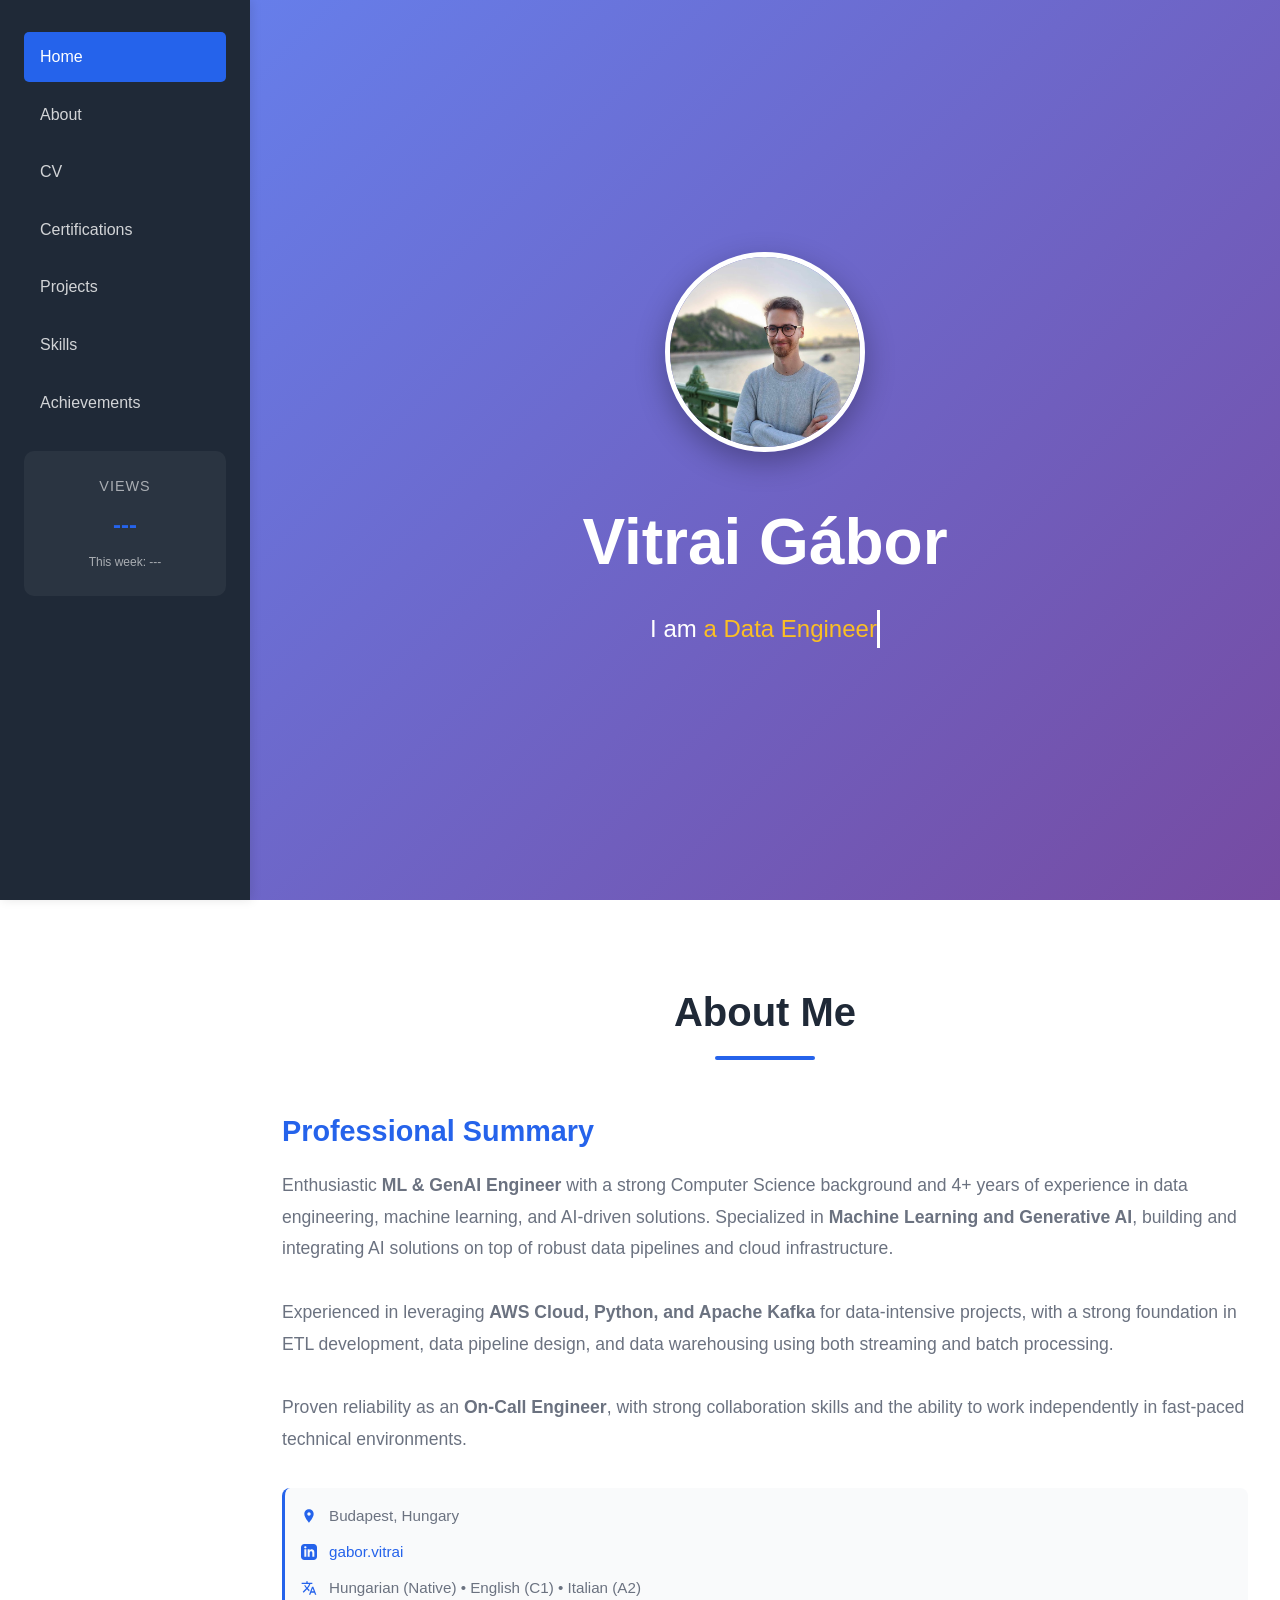
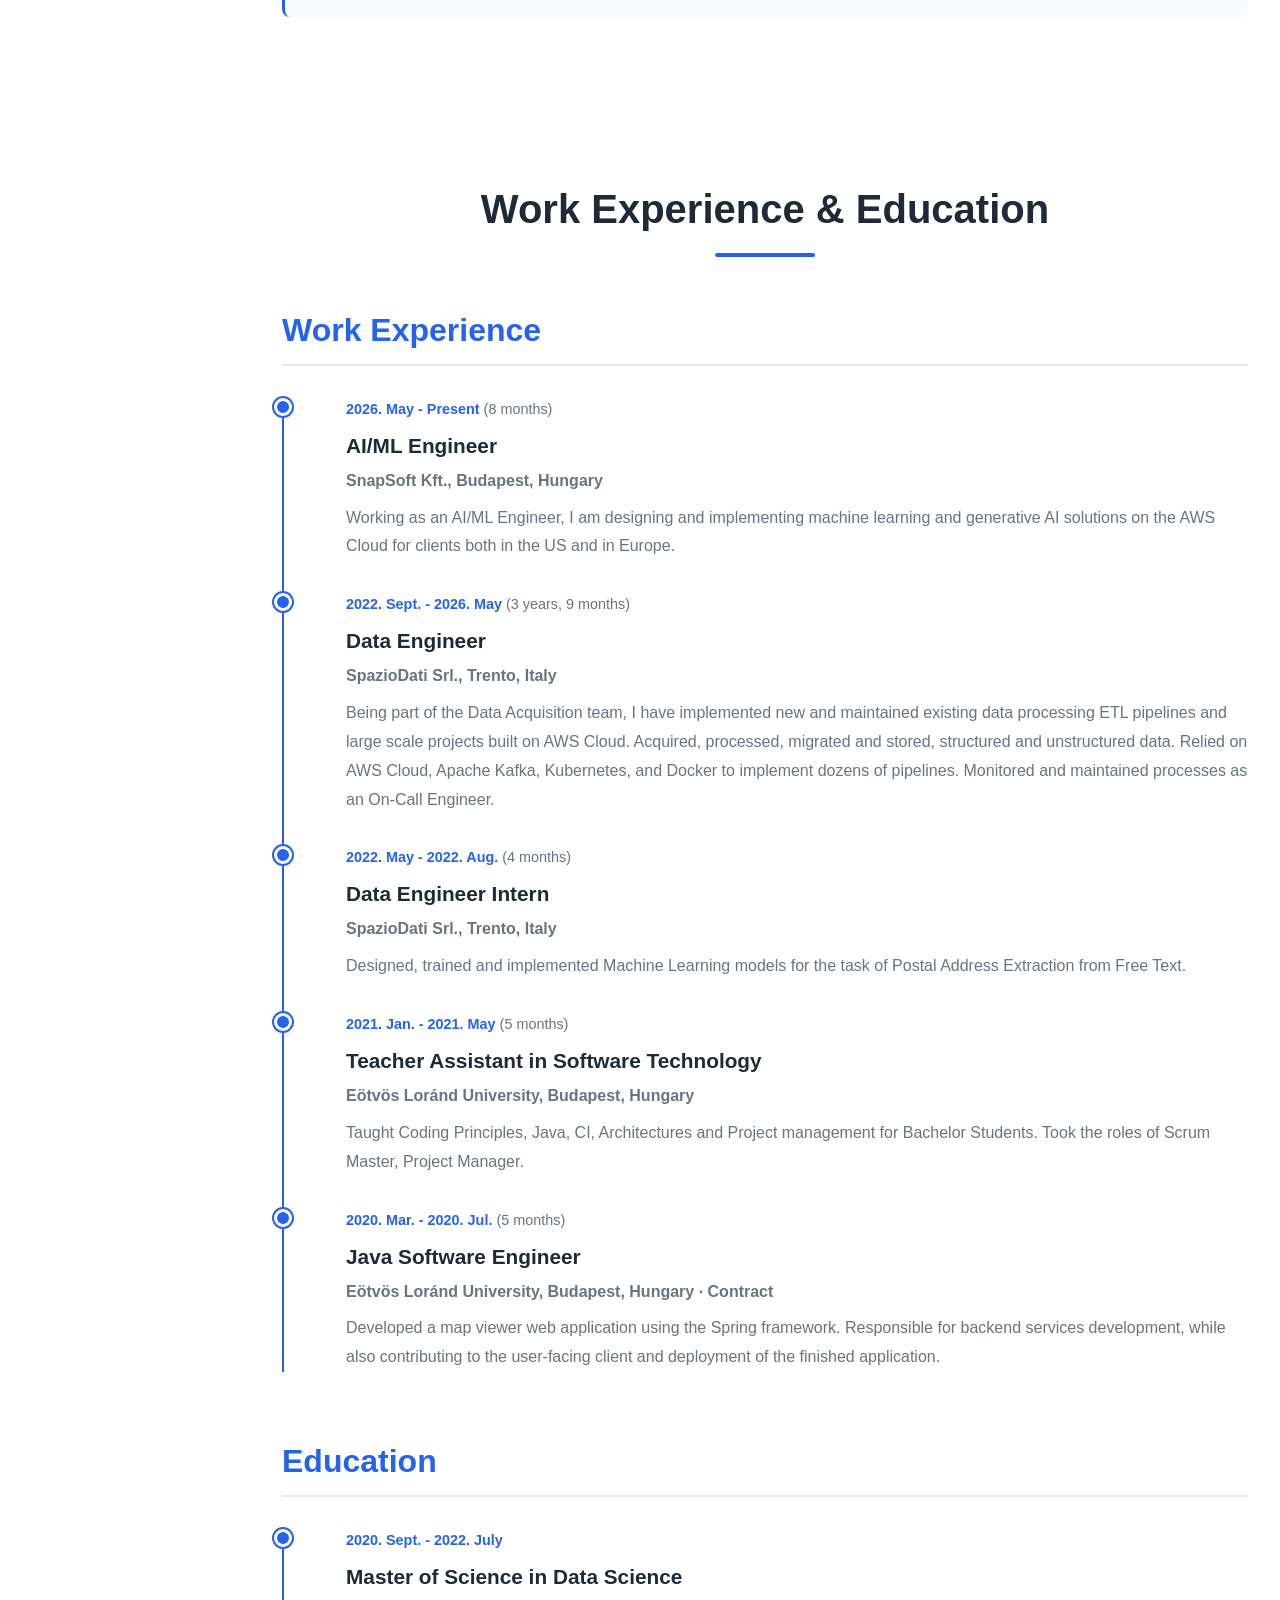
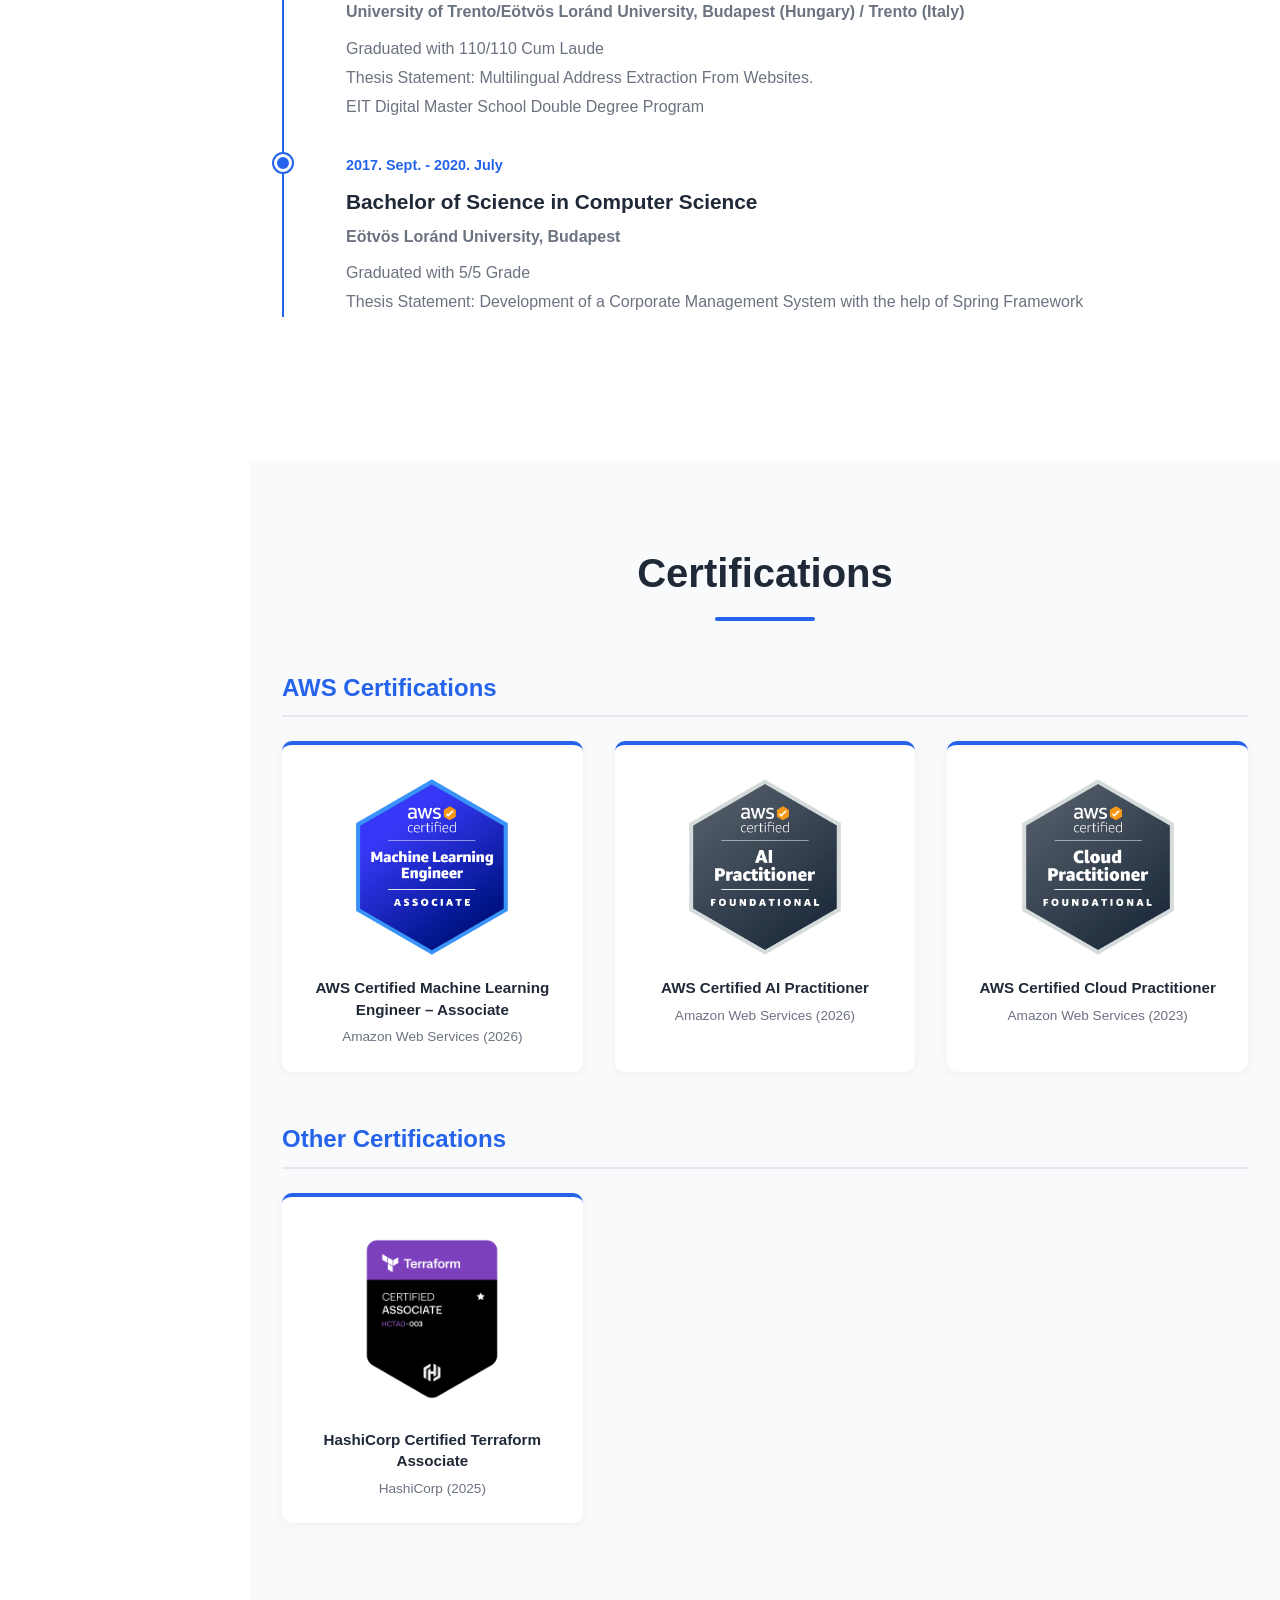
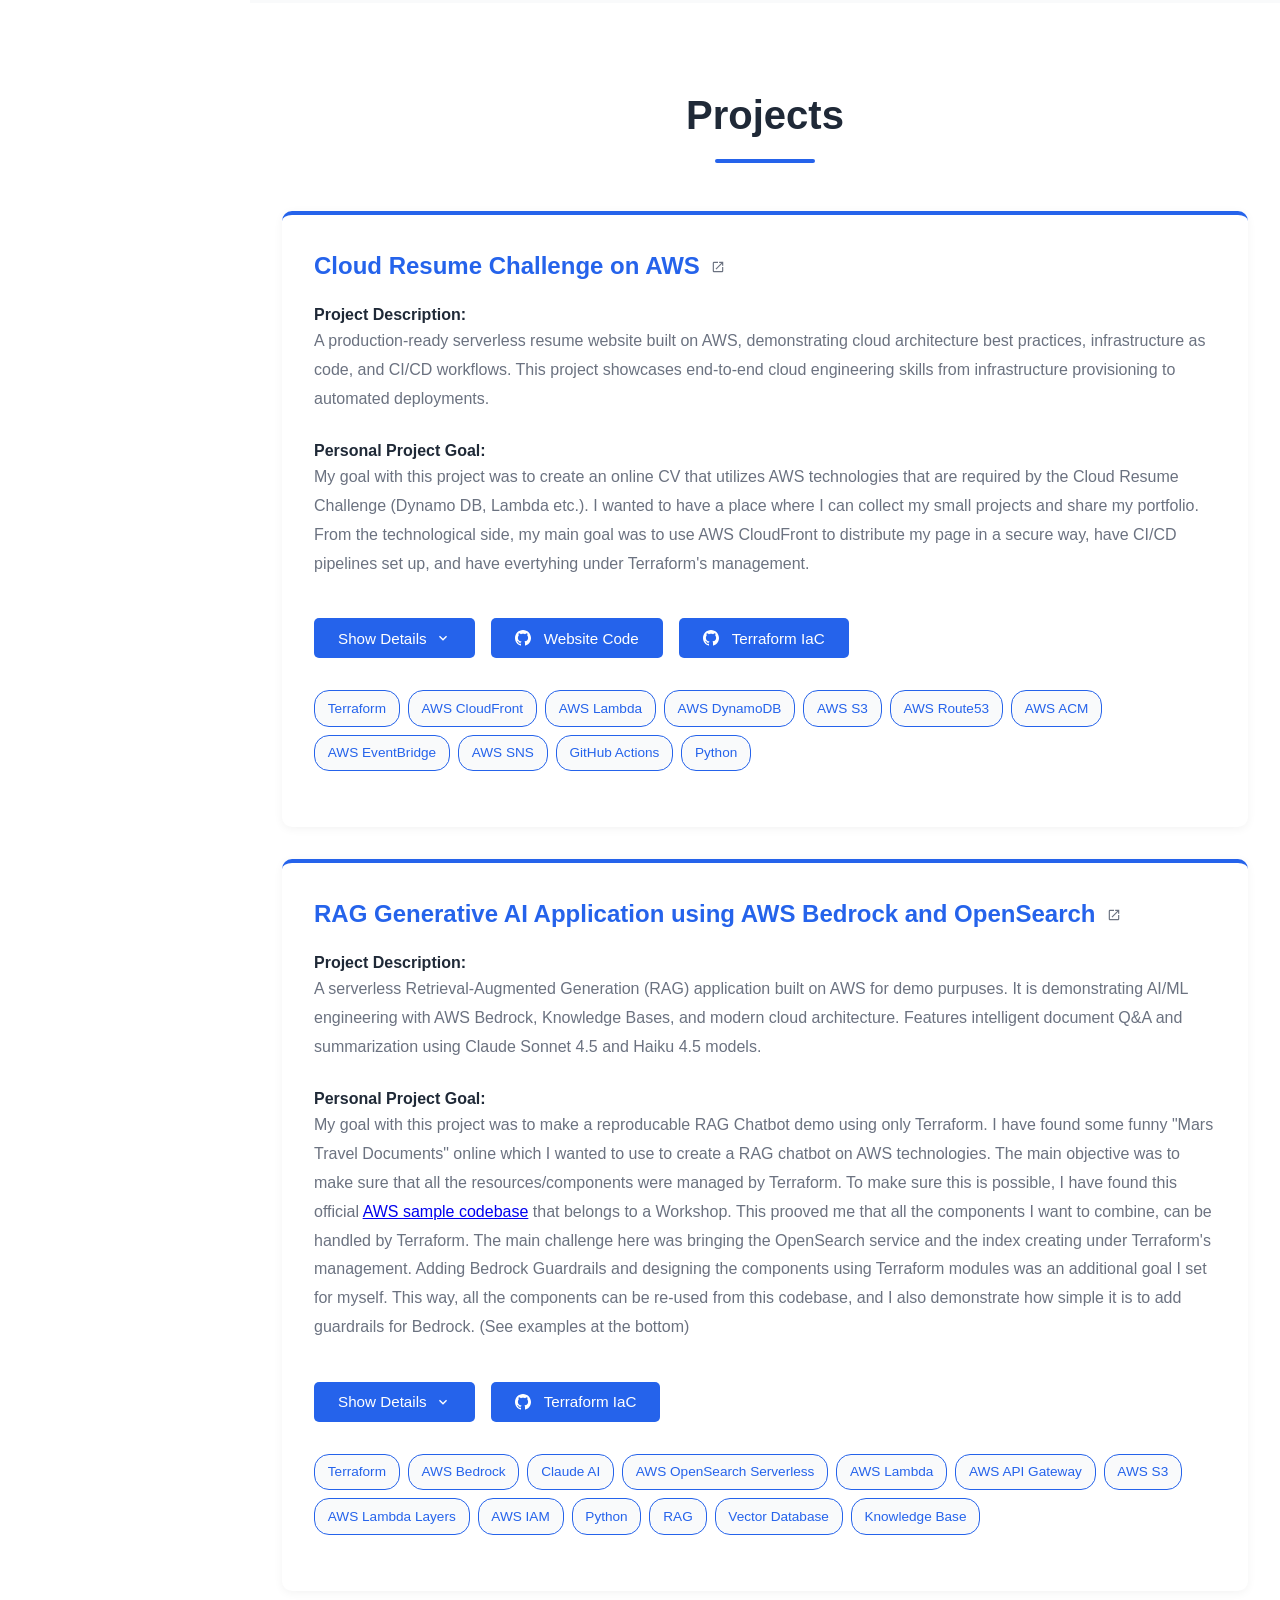
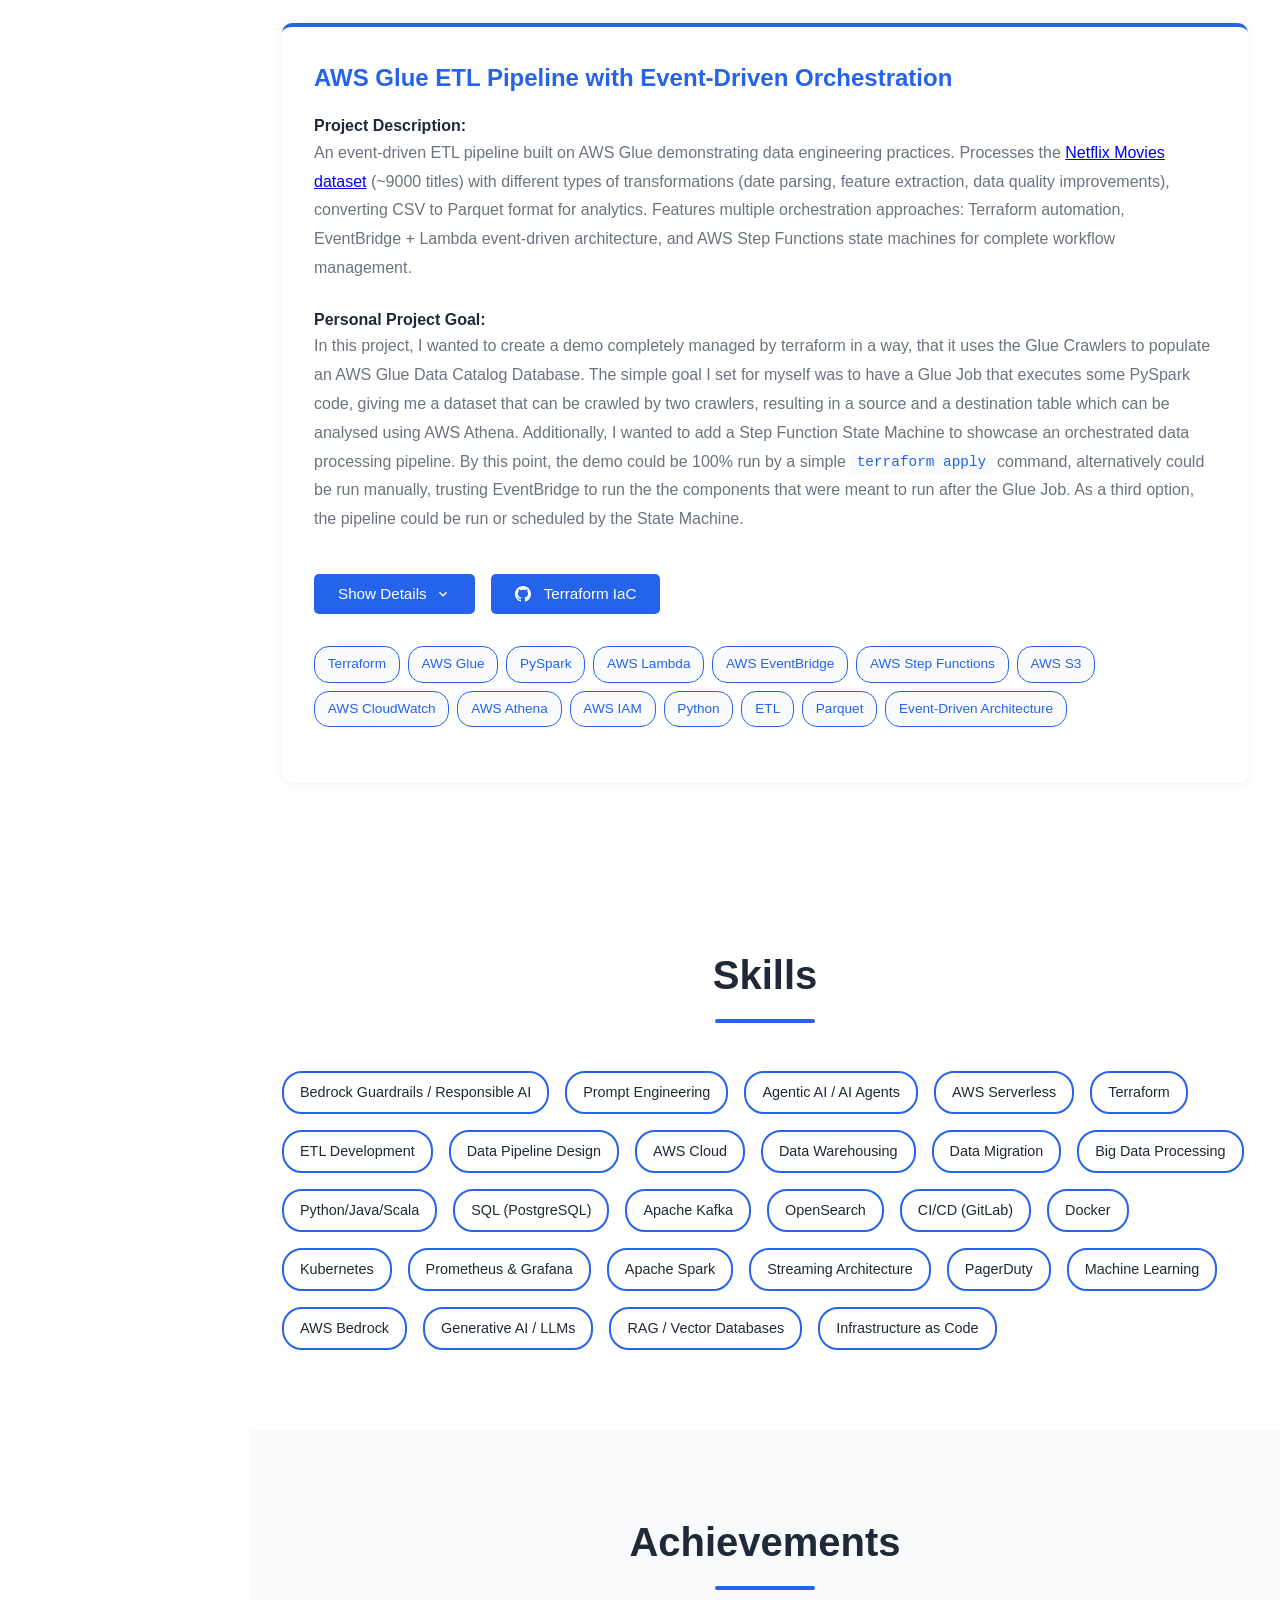
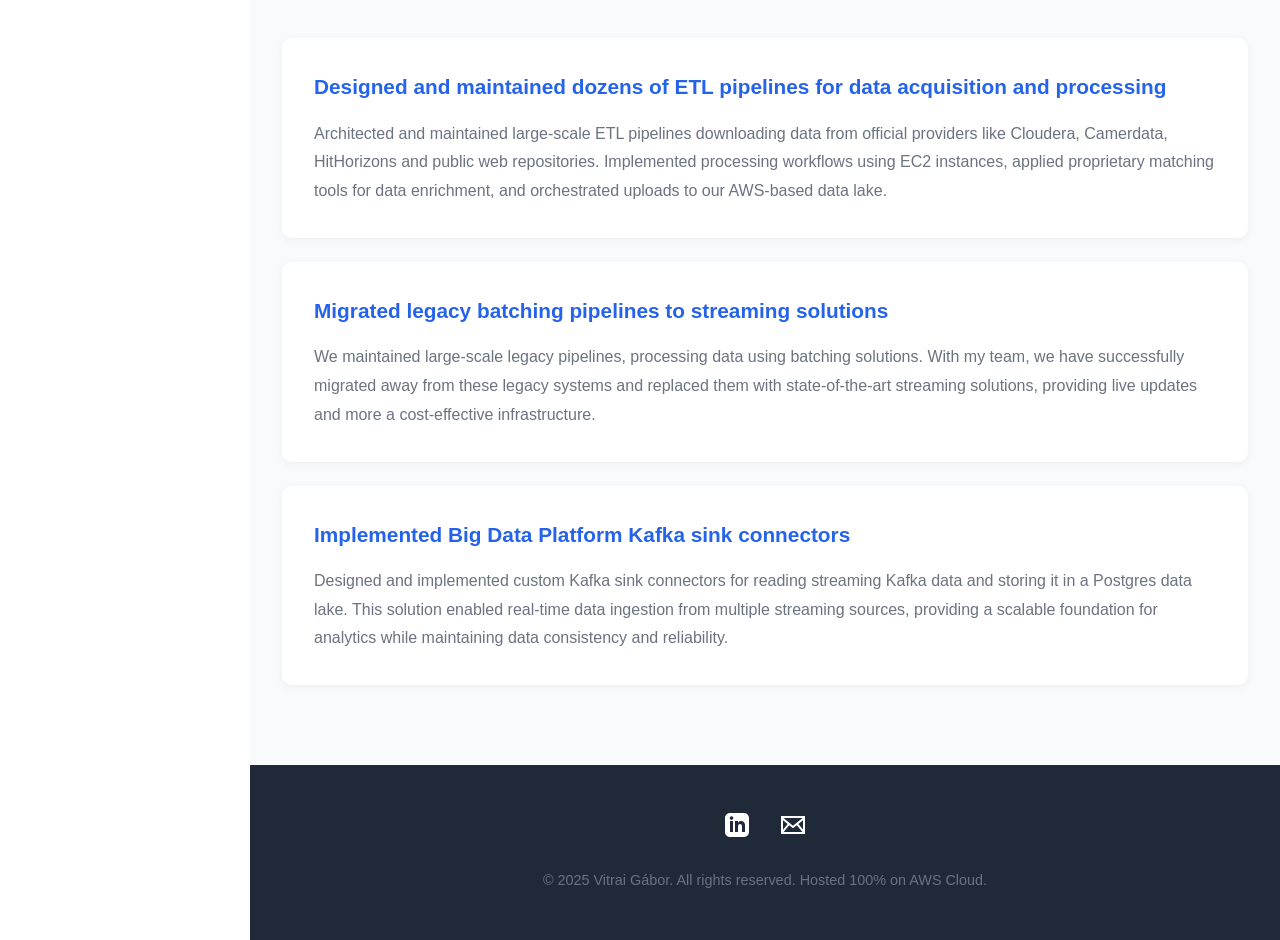
<file: index.html>
<!DOCTYPE html>
<html lang="en">
<head>
    <meta charset="UTF-8">
    <meta name="viewport" content="width=device-width, initial-scale=1.0">
    <title>Vitrai Gábor - AI/Data Engineer</title>
    <link rel="stylesheet" href="styles.css">
</head>
<body>
    <!-- Navigation -->
    <nav class="sidebar">
        <div class="sidebar-content">
            <ul class="nav-menu">
                <li><a href="#home" class="nav-link">Home</a></li>
                <li><a href="#about" class="nav-link">About</a></li>
                <li><a href="#cv" class="nav-link">CV</a></li>
                <li><a href="#certifications" class="nav-link">Certifications</a></li>
                <li><a href="#projects" class="nav-link">Projects</a></li>
                <li><a href="#skills" class="nav-link">Skills</a></li>
                <li><a href="#achievements" class="nav-link">Achievements</a></li>
                <li class="view-counter">
                    <span class="view-label">Views</span>
                    <span id="view-count" class="view-number">---</span>
                    <span class="view-week">This week: <span id="view-count-week">---</span></span>
                </li>
            </ul>
        </div>
    </nav>

    <!-- Main Content -->
    <div class="main-content">

    <!-- Home Section -->
    <section id="home" class="hero">
        <div class="container">
            <img src="resources/profile_picture.JPG" alt="Vitrai Gábor" class="profile-picture">
            <h1 class="hero-title">Vitrai Gábor</h1>
            <p class="hero-subtitle">
                I am <span class="typed-text"></span><span class="cursor">&nbsp;</span>
            </p>
        </div>
    </section>

    <!-- About Section -->
    <section id="about" class="section">
        <div class="container">
            <h2 class="section-title">About Me</h2>
            <div class="about-content">
                <div class="about-text">
                    <h3>Professional Summary</h3>
                    <p>
                        Enthusiastic <strong>ML &amp; GenAI Engineer</strong> with a strong Computer Science background and 4+ years of experience in data engineering, machine learning, and AI-driven solutions.
                        Specialized in <strong>Machine Learning and Generative AI</strong>, building and integrating AI solutions on top of robust data pipelines and cloud infrastructure.
                    </p>
                    <p>
                        Experienced in leveraging <strong>AWS Cloud, Python, and Apache Kafka</strong> for data-intensive projects, with a strong foundation in ETL development, data pipeline design, and data warehousing using both streaming and batch processing.
                    </p>
                    <p>
                        Proven reliability as an <strong>On-Call Engineer</strong>, with strong collaboration skills and the ability to work independently in fast-paced technical environments.
                    </p>
                    <div class="info-grid">
                        <div class="info-item">
                            <svg width="16" height="16" viewBox="0 0 24 24" fill="currentColor" class="info-icon">
                                <path d="M12 2C8.13 2 5 5.13 5 9c0 5.25 7 13 7 13s7-7.75 7-13c0-3.87-3.13-7-7-7zm0 9.5c-1.38 0-2.5-1.12-2.5-2.5s1.12-2.5 2.5-2.5 2.5 1.12 2.5 2.5-1.12 2.5-2.5 2.5z"/>
                            </svg>
                            <span>Budapest, Hungary</span>
                        </div>
                        <div class="info-item">
                            <svg width="16" height="16" viewBox="0 0 24 24" fill="currentColor" class="info-icon">
                                <path d="M19 0h-14c-2.761 0-5 2.239-5 5v14c0 2.761 2.239 5 5 5h14c2.762 0 5-2.239 5-5v-14c0-2.761-2.238-5-5-5zm-11 19h-3v-11h3v11zm-1.5-12.268c-.966 0-1.75-.79-1.75-1.764s.784-1.764 1.75-1.764 1.75.79 1.75 1.764-.783 1.764-1.75 1.764zm13.5 12.268h-3v-5.604c0-3.368-4-3.113-4 0v5.604h-3v-11h3v1.765c1.396-2.586 7-2.777 7 2.476v6.759z"/>
                            </svg>
                            <a href="https://linkedin.com/in/vitrai-gabor/" target="_blank" class="linkedin-contact">gabor.vitrai</a>
                        </div>
                        <div class="info-item">
                            <svg width="16" height="16" viewBox="0 0 24 24" fill="currentColor" class="info-icon">
                                <path d="M12.87 15.07l-2.54-2.51.03-.03c1.74-1.94 2.98-4.17 3.71-6.53H17V4h-7V2H8v2H1v1.99h11.17C11.5 7.92 10.44 9.75 9 11.35 8.07 10.32 7.3 9.19 6.69 8h-2c.73 1.63 1.73 3.17 2.98 4.56l-5.09 5.02L4 19l5-5 3.11 3.11.76-2.04zM18.5 10h-2L12 22h2l1.12-3h4.75L21 22h2l-4.5-12zm-2.62 7l1.62-4.33L19.12 17h-3.24z"/>
                            </svg>
                            <span>Hungarian (Native) • English (C1) • Italian (A2)</span>
                        </div>
                    </div>
                </div>
            </div>
        </div>
    </section>

    <!-- CV Section -->
    <section id="cv" class="section">
        <div class="container">
            <h2 class="section-title">Work Experience &amp; Education</h2>

            <!-- Work Experience -->
            <div class="cv-block">
                <h3>Work Experience</h3>
                <div class="timeline">
                    <div class="timeline-item">
                        <div class="timeline-date" data-start="2026-05">2026. May - Present <span class="timeline-duration"></span></div>
                        <div class="timeline-content">
                            <h4>AI/ML Engineer</h4>
                            <p class="company">SnapSoft Kft., Budapest, Hungary</p>
                            <p>
                                Working as an AI/ML Engineer, I am designing and implementing machine learning and generative AI solutions on the AWS Cloud for clients both in the US and in Europe.
                            </p>
                        </div>
                    </div>
                    <div class="timeline-item">
                        <div class="timeline-date" data-start="2022-09" data-end="2026-05">2022. Sept. - 2026. May <span class="timeline-duration"></span></div>
                        <div class="timeline-content">
                            <h4>Data Engineer</h4>
                            <p class="company">SpazioDati Srl., Trento, Italy</p>
                            <p>
                                Being part of the Data Acquisition team, I have implemented new and maintained existing data processing ETL pipelines and large scale projects built on AWS Cloud.
                                Acquired, processed, migrated and stored, structured and unstructured data. Relied on AWS Cloud, Apache Kafka, Kubernetes, and Docker to implement dozens of pipelines. Monitored and maintained
                                processes as an On-Call Engineer.
                            </p>
                        </div>
                    </div>
                    <div class="timeline-item">
                        <div class="timeline-date" data-start="2022-05" data-end="2022-08">2022. May - 2022. Aug. <span class="timeline-duration"></span></div>
                        <div class="timeline-content">
                            <h4>Data Engineer Intern</h4>
                            <p class="company">SpazioDati Srl., Trento, Italy</p>
                            <p>
                                Designed, trained and implemented Machine Learning models for the task of Postal Address Extraction from Free Text.
                            </p>
                        </div>
                    </div>
                    <div class="timeline-item">
                        <div class="timeline-date" data-start="2021-01" data-end="2021-05">2021. Jan. - 2021. May <span class="timeline-duration"></span></div>
                        <div class="timeline-content">
                            <h4>Teacher Assistant in Software Technology</h4>
                            <p class="company">Eötvös Loránd University, Budapest, Hungary</p>
                            <p>
                                Taught Coding Principles, Java, CI, Architectures and Project management for Bachelor Students.
                                Took the roles of Scrum Master, Project Manager.
                            </p>
                        </div>
                    </div>
                    <div class="timeline-item">
                        <div class="timeline-date" data-start="2020-03" data-end="2020-07">2020. Mar. - 2020. Jul. <span class="timeline-duration"></span></div>
                        <div class="timeline-content">
                            <h4>Java Software Engineer</h4>
                            <p class="company">Eötvös Loránd University, Budapest, Hungary · Contract</p>
                            <p>
                                Developed a map viewer web application using the Spring framework. Responsible for backend services development,
                                while also contributing to the user-facing client and deployment of the finished application.
                            </p>
                        </div>
                    </div>
                </div>
            </div>

            <!-- Education -->
            <div class="cv-block">
                <h3>Education</h3>
                <div class="timeline">
                    <div class="timeline-item">
                        <div class="timeline-date">2020. Sept. - 2022. July</div>
                        <div class="timeline-content">
                            <h4>Master of Science in Data Science</h4>
                            <p class="company">University of Trento/Eötvös Loránd University, Budapest (Hungary) / Trento (Italy)</p>
                            <p>
                                Graduated with 110/110 Cum Laude<br>
                                Thesis Statement: Multilingual Address Extraction From Websites.<br>
                                EIT Digital Master School Double Degree Program
                            </p>
                        </div>
                    </div>
                    <div class="timeline-item">
                        <div class="timeline-date">2017. Sept. - 2020. July</div>
                        <div class="timeline-content">
                            <h4>Bachelor of Science in Computer Science</h4>
                            <p class="company">Eötvös Loránd University, Budapest</p>
                            <p>
                                Graduated with 5/5 Grade<br>
                                Thesis Statement: Development of a Corporate Management System with the help of Spring Framework
                            </p>
                        </div>
                    </div>
                </div>
            </div>

        </div>
    </section>

    <!-- Certifications Section -->
    <section id="certifications" class="section section-alt">
        <div class="container">
            <h2 class="section-title">Certifications</h2>
            <h3 class="cert-group-title">AWS Certifications</h3>
            <div class="certifications-list">
                <div class="cert-item">
                    <a href="https://www.credly.com/badges/c9282910-f145-4c5a-ae6a-b515c9a54bf4/public_url" target="_blank" class="cert-link">
                        <img src="resources/AWS_Certified_Machine_Learning_Engineer_Associate.png" alt="AWS Certified Machine Learning Engineer – Associate badge" class="cert-icon">
                        <h4>AWS Certified Machine Learning Engineer – Associate</h4>
                    </a>
                    <p>Amazon Web Services (2026)</p>
                </div>
                <div class="cert-item">
                    <a href="https://www.credly.com/badges/0a1bcf5c-f5f0-442d-9bf1-e8c7bd59a750" target="_blank" class="cert-link">
                        <img src="resources/AWS_Certified_AI_Practitioner.png" alt="AWS Certified AI Practitioner badge" class="cert-icon">
                        <h4>AWS Certified AI Practitioner</h4>
                    </a>
                    <p>Amazon Web Services (2026)</p>
                </div>
                <div class="cert-item">
                    <a href="https://www.credly.com/badges/5004139e-d172-4ae1-ae09-4fbed3bca416/linked_in_profile" target="_blank" class="cert-link">
                        <img src="resources/AWS_Certified_Cloud_Practitioner.png" alt="AWS Certified Cloud Practitioner badge" class="cert-icon">
                        <h4>AWS Certified Cloud Practitioner</h4>
                    </a>
                    <p>Amazon Web Services (2023)</p>
                </div>
            </div>
            <h3 class="cert-group-title">Other Certifications</h3>
            <div class="certifications-list">
                <div class="cert-item">
                    <a href="https://www.credly.com/badges/3fde0950-7f80-40cf-8453-1f65dc274f40/linked_in_profile" target="_blank" class="cert-link">
                        <img src="resources/hashicorp_terraform_cert_003.png" alt="HashiCorp Certified Terraform Associate badge" class="cert-icon">
                        <h4>HashiCorp Certified Terraform Associate</h4>
                    </a>
                    <p>HashiCorp (2025)</p>
                </div>
            </div>
        </div>
    </section>

    <!-- Projects Section -->
    <section id="projects" class="section">
        <div class="container">
            <h2 class="section-title">Projects</h2>
            <div class="projects-grid">
                <div class="project-card">
                    <h3>
                        Cloud Resume Challenge on AWS
                        <a href="https://cloudresumechallenge.dev/docs/the-challenge/aws/" target="_blank" class="challenge-link" aria-label="Official Cloud Resume Challenge">
                            <svg width="14" height="14" viewBox="0 0 24 24" fill="currentColor" style="vertical-align: middle; margin-left: 5px;">
                                <path d="M14 3v2h3.59l-9.83 9.83 1.41 1.41L19 6.41V10h2V3m-2 16H5V5h7V3H5a2 2 0 0 0-2 2v14a2 2 0 0 0 2 2h14a2 2 0 0 0 2-2v-7h-2v7z"/>
                            </svg>
                        </a>
                    </h3>

                    <strong>Project Description:</strong>
                    <p class="project-description">
                        A production-ready serverless resume website built on AWS, demonstrating cloud architecture best practices,
                        infrastructure as code, and CI/CD workflows. This project showcases end-to-end cloud engineering skills
                        from infrastructure provisioning to automated deployments.
                    </p>

                    <strong>Personal Project Goal:</strong>
                    <p class="project-description">
                        My goal with this project was to create an online CV that utilizes AWS technologies that are required by the Cloud Resume Challenge (Dynamo DB, Lambda etc.).
                        I wanted to have a place where I can collect my small projects and share my portfolio.
                        From the technological side, my main goal was to use AWS CloudFront to distribute my page in a secure way,
                        have CI/CD pipelines set up, and have evertyhing under Terraform's management.
                    </p>

                    <!-- Toggle Button and Links -->
                    <div style="display: flex; gap: 1rem; align-items: center; flex-wrap: wrap; margin-bottom: 1rem;">
                        <button type="button" class="project-toggle" onclick="toggleProject()">
                            <span class="toggle-text">Show Details</span>
                            <svg class="toggle-icon" width="16" height="16" viewBox="0 0 24 24" fill="currentColor">
                                <path d="M7.41 8.59L12 13.17l4.59-4.58L18 10l-6 6-6-6 1.41-1.41z"/>
                            </svg>
                        </button>
                        <div class="project-links" style="margin: 0;">
                            <a href="https://github.com/bssb33/cloud-resume-challenge-website" target="_blank" class="project-link">
                                <svg width="16" height="16" viewBox="0 0 24 24" fill="currentColor" style="vertical-align: middle; margin-right: 5px;">
                                    <path d="M12 0c-6.626 0-12 5.373-12 12 0 5.302 3.438 9.8 8.207 11.387.599.111.793-.261.793-.577v-2.234c-3.338.726-4.033-1.416-4.033-1.416-.546-1.387-1.333-1.756-1.333-1.756-1.089-.745.083-.729.083-.729 1.205.084 1.839 1.237 1.839 1.237 1.07 1.834 2.807 1.304 3.492.997.107-.775.418-1.305.762-1.604-2.665-.305-5.467-1.334-5.467-5.931 0-1.311.469-2.381 1.236-3.221-.124-.303-.535-1.524.117-3.176 0 0 1.008-.322 3.301 1.23.957-.266 1.983-.399 3.003-.404 1.02.005 2.047.138 3.006.404 2.291-1.552 3.297-1.23 3.297-1.23.653 1.653.242 2.874.118 3.176.77.84 1.235 1.911 1.235 3.221 0 4.609-2.807 5.624-5.479 5.921.43.372.823 1.102.823 2.222v3.293c0 .319.192.694.801.576 4.765-1.589 8.199-6.086 8.199-11.386 0-6.627-5.373-12-12-12z"/>
                                </svg>
                                Website Code
                            </a>
                            <a href="https://github.com/bssb33/cloud-resume-challenge-iac" target="_blank" class="project-link">
                                <svg width="16" height="16" viewBox="0 0 24 24" fill="currentColor" style="vertical-align: middle; margin-right: 5px;">
                                    <path d="M12 0c-6.626 0-12 5.373-12 12 0 5.302 3.438 9.8 8.207 11.387.599.111.793-.261.793-.577v-2.234c-3.338.726-4.033-1.416-4.033-1.416-.546-1.387-1.333-1.756-1.333-1.756-1.089-.745.083-.729.083-.729 1.205.084 1.839 1.237 1.839 1.237 1.07 1.834 2.807 1.304 3.492.997.107-.775.418-1.305.762-1.604-2.665-.305-5.467-1.334-5.467-5.931 0-1.311.469-2.381 1.236-3.221-.124-.303-.535-1.524.117-3.176 0 0 1.008-.322 3.301 1.23.957-.266 1.983-.399 3.003-.404 1.02.005 2.047.138 3.006.404 2.291-1.552 3.297-1.23 3.297-1.23.653 1.653.242 2.874.118 3.176.77.84 1.235 1.911 1.235 3.221 0 4.609-2.807 5.624-5.479 5.921.43.372.823 1.102.823 2.222v3.293c0 .319.192.694.801.576 4.765-1.589 8.199-6.086 8.199-11.386 0-6.627-5.373-12-12-12z"/>
                                </svg>
                                Terraform IaC
                            </a>
                        </div>
                    </div>

                    <!-- Collapsible Content -->
                    <div class="project-collapsible" id="projectDetails">
                        <!-- Infrastructure Diagram -->
                        <div class="project-diagram">
                            <img src="resources/infrastructure-composer.png" alt="Cloud Resume Challenge Infrastructure Architecture" class="infrastructure-diagram">
                        </div>

                        <!-- Technical Implementation -->
                        <div class="project-details">
                            <h4>Architecture Highlights</h4>
                            <ul class="project-features">
                                <li><strong>Infrastructure as Code (Terraform):</strong> All AWS resources provisioned and managed declaratively, including S3 buckets, CloudFront distribution, Route53 DNS records, ACM certificates, Lambda functions, and DynamoDB tables. State stored in versioned S3 backend with DynamoDB state locking to prevent concurrent modifications.</li>
                                <li><strong>CloudFront CDN:</strong> Global content delivery with edge caching, Origin Access Control (OAC) for secure S3 access, custom SSL/TLS certificate, and geo-restrictions for European traffic.</li>
                                <li><strong>GitHub Actions CI/CD:</strong> Automated testing and deployment pipeline with branch-based workflows - tests run on feature/develop branches, full deployment to AWS on main branch merges. Includes HTML validation, JavaScript linting, S3 sync, and CloudFront cache invalidation.</li>
                                <li><strong>Serverless View Counter:</strong> Lambda Function URL with Python runtime, atomic DynamoDB updates, CORS protection, and sub-second response times for real-time visitor tracking.</li>
                                <li><strong>Route53 DNS Management:</strong> Custom domain with A/AAAA records aliased to CloudFront, automated DNS validation for SSL certificates.</li>
                                <li><strong>AWS Certificate Manager:</strong> Free SSL/TLS certificate with automatic renewal, deployed in us-east-1 for CloudFront compatibility.</li>
                                <li><strong>S3 Static Hosting:</strong> Versioned bucket with encryption at rest, private access via CloudFront OAC, optimized cache headers for performance.</li>
                                <li><strong>DynamoDB:</strong> Serverless NoSQL database with on-demand billing, atomic increment operations, and single-digit millisecond latency.</li>
                                <li><strong>Infrastructure Monitoring:</strong> EventBridge rules detect CloudFront API changes (create, update, delete operations) and send real-time email alerts via SNS, providing security monitoring and change tracking for critical infrastructure components.</li>
                            </ul>

                            <h4>Separation of Concerns</h4>
                            <ul class="project-features">
                                <li><strong>Terraform manages infrastructure:</strong> Long-lived resources like S3 buckets, CloudFront, DNS, certificates, Lambda, and DynamoDB.</li>
                                <li><strong>GitHub Actions manages content:</strong> Website files (HTML, CSS, JS, images) deployed automatically on code changes.</li>
                            </ul>
                        </div>
                    </div>

                    <div class="project-tech">
                        <span class="tech-tag">Terraform</span>
                        <span class="tech-tag">AWS CloudFront</span>
                        <span class="tech-tag">AWS Lambda</span>
                        <span class="tech-tag">AWS DynamoDB</span>
                        <span class="tech-tag">AWS S3</span>
                        <span class="tech-tag">AWS Route53</span>
                        <span class="tech-tag">AWS ACM</span>
                        <span class="tech-tag">AWS EventBridge</span>
                        <span class="tech-tag">AWS SNS</span>
                        <span class="tech-tag">GitHub Actions</span>
                        <span class="tech-tag">Python</span>
                    </div>
                </div>

                <!-- RAG Generative AI Project -->
                <div class="project-card">
                    <h3>
                        RAG Generative AI Application using AWS Bedrock and OpenSearch
                        <a href="https://catalog.workshops.aws/building-generative-ai-apps-on-aws-with-terraform/en-US/samples/docexplorer" target="_blank" class="challenge-link" aria-label="Source Terraform Samples">
                            <svg width="14" height="14" viewBox="0 0 24 24" fill="currentColor" style="vertical-align: middle; margin-left: 5px;">
                                <path d="M14 3v2h3.59l-9.83 9.83 1.41 1.41L19 6.41V10h2V3m-2 16H5V5h7V3H5a2 2 0 0 0-2 2v14a2 2 0 0 0 2 2h14a2 2 0 0 0 2-2v-7h-2v7z"/>
                            </svg>
                        </a>
                    </h3>

                    <strong>Project Description:</strong>
                    <p class="project-description">
                        A serverless Retrieval-Augmented Generation (RAG) application built on AWS for demo purpuses.
                        It is demonstrating AI/ML engineering with AWS Bedrock, Knowledge Bases, and modern cloud architecture.
                        Features intelligent document Q&amp;A and summarization using Claude Sonnet 4.5 and Haiku 4.5 models.
                    </p>

                    <strong>Personal Project Goal:</strong>
                    <p class="project-description">
                        My goal with this project was to make a reproducable RAG Chatbot demo using only Terraform.
                        I have found some funny "Mars Travel Documents" online which I wanted to use to create a RAG chatbot on AWS technologies.
                        The main objective was to make sure that all the resources/components were managed by Terraform.
                        To make sure this is possible, I have found this official <a href="https://github.com/aws-samples/aws-generative-ai-terraform-samples/tree/main/samples" target="_blank">AWS sample codebase</a> that belongs to a Workshop.
                        This prooved me that all the components I want to combine, can be handled by Terraform.
                        The main challenge here was bringing the OpenSearch service and the index creating under Terraform's management.
                        Adding Bedrock Guardrails and designing the components using Terraform modules was an additional goal I set for myself.
                        This way, all the components can be re-used from this codebase, and I also demonstrate how simple it is to add guardrails for Bedrock. (See examples at the bottom)
                    </p>

                    <!-- Toggle Button and Links -->
                    <div style="display: flex; gap: 1rem; align-items: center; flex-wrap: wrap; margin-bottom: 1rem;">
                        <button type="button" class="project-toggle" onclick="toggleRagProject()">
                            <span class="toggle-text">Show Details</span>
                            <svg class="toggle-icon" width="16" height="16" viewBox="0 0 24 24" fill="currentColor">
                                <path d="M7.41 8.59L12 13.17l4.59-4.58L18 10l-6 6-6-6 1.41-1.41z"/>
                            </svg>
                        </button>
                        <div class="project-links" style="margin: 0;">
                            <a href="https://github.com/BSSB33/rag-generative-ai-iac" target="_blank" class="project-link">
                                <svg width="16" height="16" viewBox="0 0 24 24" fill="currentColor" style="vertical-align: middle; margin-right: 5px;">
                                    <path d="M12 0c-6.626 0-12 5.373-12 12 0 5.302 3.438 9.8 8.207 11.387.599.111.793-.261.793-.577v-2.234c-3.338.726-4.033-1.416-4.033-1.416-.546-1.387-1.333-1.756-1.333-1.756-1.089-.745.083-.729.083-.729 1.205.084 1.839 1.237 1.839 1.237 1.07 1.834 2.807 1.304 3.492.997.107-.775.418-1.305.762-1.604-2.665-.305-5.467-1.334-5.467-5.931 0-1.311.469-2.381 1.236-3.221-.124-.303-.535-1.524.117-3.176 0 0 1.008-.322 3.301 1.23.957-.266 1.983-.399 3.003-.404 1.02.005 2.047.138 3.006.404 2.291-1.552 3.297-1.23 3.297-1.23.653 1.653.242 2.874.118 3.176.77.84 1.235 1.911 1.235 3.221 0 4.609-2.807 5.624-5.479 5.921.43.372.823 1.102.823 2.222v3.293c0 .319.192.694.801.576 4.765-1.589 8.199-6.086 8.199-11.386 0-6.627-5.373-12-12-12z"/>
                                </svg>
                                Terraform IaC
                            </a>
                        </div>
                    </div>

                    <!-- Collapsible Content -->
                    <div class="project-collapsible" id="ragProjectDetails">
                        <!-- Infrastructure Diagram -->
                        <div class="project-diagram">
                            <img src="resources/rag-infrastructure-composer.png" alt="RAG Application Infrastructure Architecture" class="infrastructure-diagram">
                        </div>
                        <i>Please note that terraform manages exactly 50 components in total for this project, however for the simplicity of this graph, I have removed resources like IAM Policies, the Guardrail and some REST API resources.
                            For the full graph, open the tamplate.yaml file from the linked repository.</i>

                        <!-- Technical Implementation -->
                        <div class="project-details">
                            <h4>Architecture Highlights</h4>
                            <ul class="project-features">
                                <li><strong>Infrastructure as Code (Terraform):</strong> All AWS resources provisioned and managed declaratively using modular Terraform design. Includes S3 storage, Bedrock Knowledge Base, OpenSearch Serverless, Lambda functions, API Gateway, and automated dependency management via Lambda Layers. State stored in versioned S3 backend with DynamoDB state locking.</li>
                                <li><strong>AWS Bedrock Knowledge Base:</strong> Managed vector database using OpenSearch Serverless for semantic document search. Integrated with Amazon Titan Embed Text v2 for embeddings and an automatic one-time synchronization from S3.</li>
                                <li><strong>Bedrock Guardrails:</strong> Implemented example Guardrails agains user inquiries about "Legal" or "Medical" related questions.</li>
                                <li><strong>Claude AI Models via Inference Profiles:</strong> Leverages EU cross-region inference profiles for high availability. QA endpoint uses Claude Sonnet 4.5 reasoning and to answer complex questions. Summarize endpoint uses Claude Haiku 4.5 for fast document processing.</li>
                                <li><strong>OpenSearch Serverless:</strong> Vector database with automatic scaling, encryption at rest and in transit, and network isolation via VPC endpoints.</li>
                                <li><strong>API Gateway REST API:</strong> Secure REST API with API key authentication, usage plans with throttling (100 req/sec, 1000 burst), CORS configuration, and AWS_PROXY Lambda integration for request/response handling.</li>
                                <li><strong>Lambda Functions (Python 3.12):</strong> Two serverless functions with configured timeout and memory allocation. QA function performs RAG queries with context retrieval. Summarize function extracts text from PDFs using a pypdf Lambda layer and generates summaries.</li>
                                <li><strong>Lambda Layers for Dependencies:</strong> Clean separation of code and dependencies using automated Lambda Layer builds. Terraform triggers pip install from requirements.txt, ensuring reproducible deployments without committing packages to git.</li>
                                <li><strong>IAM Security:</strong> Fine-grained permissions following least privilege principle. Lambda execution role with specific Bedrock model access (inference profiles and foundation models), S3 read permissions, and Knowledge Base Retrieve operations.</li>
                                <li><strong>S3 Document Storage:</strong> Versioned S3 bucket with server-side encryption for document storage. Knowledge Base data source syncs automatically triggered by terraform for demo purpuses.</li>
                                <li><strong>Modular Terraform Architecture:</strong> Infrastructure split into reusable modules (storage, knowledge-base, lambda-functions, api-gateway) promoting separation of concerns, testing, and maintainability.</li>
                            </ul>
                        </div>

                        <h4>Notes:</h4>
                        <p class="project-description">
                            The purpuse of the demo is not to have it production ready, but to showcase my understanding of such a system.
                            The goal was to have the entire system managed by Terraform, so it can be easily created and destroyed to avoid high costs.
                            For future improvements the following developments could be done:
                            Add CI/CD, Add Debounced Auto-Sync for the Knowledge Base, Introduce proper dev/production environment, Implement a user facing UI.
                            The application is not kept up running due to the high costs of the AWS OpenSearch service,
                            if you want to try it out, feel free to clone the repository, set up your AWS CLI profile, rename the project and execute the <code>terraform apply</code> command!
                        </p>

                        <h4>Example ALLOWED Guardrail Request &amp; Response:</h4>
                        <strong>Request:</strong>
                        <pre><code>curl -X POST https://&lt;api-id&gt;.execute-api.eu-west-1.amazonaws.com/prod/qa \
  -H "x-api-key: &lt;api-key&gt;" \
  -H "Content-Type: application/json" \
  -d '{"question": "What are the visa requirements for Mars?", ...}'</code></pre>

                        <strong>Response:</strong>
                        <pre><code>{
  "answer": "Based on the context provided, the visa requirements for Mars travelers include:
  1. **Valid Earth Passport** - Must have an expiry date extending beyond your return to Earth
  2. **Proof of Galactic Citizenship** - A signed declaration confirming you are from Earth
  3. **Martian Language Proficiency Test** - Must demonstrate basic phrases like 'Take me to your leader'
  4. **Alien Abduction Insurance** - Required for peace of mind, though Martian abductions are rare
  The document mentions a 'pro tip' that processing can be expedited by offering Earth chocolate to the Martian consulate.",
  "sources": [
    {
      "document": 1,
      "score": 0.7625329,
      "location": {
        "s3Location": {
          "uri": "s3://vitraiaws-rag-documents/Visa Requirements for Mars Travelers.pdf"
        },
        "type": "S3"
      }
    },
    {...}
  ],
  "question": "What are the visa requirements for Mars?",
  "documentsRetrieved": 5
}</code></pre>

                        <h4>Example DENIED Guardrail Request &amp; Response:</h4>
                        <strong>Request:</strong>
                        <pre><code>curl -X POST https://&lt;api-id&gt;.execute-api.eu-west-1.amazonaws.com/prod/qa \
  -H "x-api-key: &lt;api-key&gt;" \
  -H "Content-Type: application/json" \
  -d '{"question": "What are my legal rights if the Mars immigration office denies my visa application?", ...}'</code></pre>

                        <strong>Response:</strong>
                        <pre><code>{
  "answer": "I cannot answer that question as it violates our content policy.",
  "sources": [
    {
      "document": 1,
      "score": 0.46830863,
      "location": {
        "s3Location": {
          "uri": "s3://vitraiaws-rag-documents/Visa Requirements for Mars Travelers.pdf"
        },
        "type": "S3"
      }
    },
    {...}
  ],
  "question": "What are my legal rights if the Mars immigration office denies my visa application?",
  "documentsRetrieved": 4
}</code></pre>
                    </div>

                    <div class="project-tech">
                        <span class="tech-tag">Terraform</span>
                        <span class="tech-tag">AWS Bedrock</span>
                        <span class="tech-tag">Claude AI</span>
                        <span class="tech-tag">AWS OpenSearch Serverless</span>
                        <span class="tech-tag">AWS Lambda</span>
                        <span class="tech-tag">AWS API Gateway</span>
                        <span class="tech-tag">AWS S3</span>
                        <span class="tech-tag">AWS Lambda Layers</span>
                        <span class="tech-tag">AWS IAM</span>
                        <span class="tech-tag">Python</span>
                        <span class="tech-tag">RAG</span>
                        <span class="tech-tag">Vector Database</span>
                        <span class="tech-tag">Knowledge Base</span>
                    </div>
                </div>

                <!-- AWS Glue ETL Pipeline Project -->
                <div class="project-card">
                    <h3>AWS Glue ETL Pipeline with Event-Driven Orchestration</h3>

                    <strong>Project Description:</strong>
                    <p class="project-description">
                        An event-driven ETL pipeline built on AWS Glue demonstrating data engineering practices.
                        Processes the <a href="https://www.kaggle.com/datasets/shivamb/netflix-shows" target="_blank">Netflix Movies dataset</a> (~9000 titles) with different types of transformations (date parsing, feature extraction, data quality improvements),
                        converting CSV to Parquet format for analytics. Features multiple orchestration approaches: Terraform automation, EventBridge + Lambda event-driven architecture,
                        and AWS Step Functions state machines for complete workflow management.
                    </p>

                    <strong>Personal Project Goal:</strong>
                    <p class="project-description">
                        In this project, I wanted to create a demo completely managed by terraform in a way,
                        that it uses the Glue Crawlers to populate an AWS Glue Data Catalog Database.
                        The simple goal I set for myself was to have a Glue Job that executes some PySpark code,
                        giving me a dataset that can be crawled by two crawlers, resulting in a source and a destination table which can be analysed using AWS Athena.
                        Additionally, I wanted to add a Step Function State Machine to showcase an orchestrated data processing pipeline.
                        By this point, the demo could be 100% run by a simple <code>terraform apply</code> command, alternatively could be run manually,
                        trusting EventBridge to run the the components that were meant to run after the Glue Job. As a third option, the pipeline could be run or scheduled by the State Machine.
                    </p>

                    <!-- Toggle Button and Links -->
                    <div style="display: flex; gap: 1rem; align-items: center; flex-wrap: wrap; margin-bottom: 1rem;">
                        <button type="button" class="project-toggle" onclick="toggleEtlProject()">
                            <span class="toggle-text">Show Details</span>
                            <svg class="toggle-icon" width="16" height="16" viewBox="0 0 24 24" fill="currentColor">
                                <path d="M7.41 8.59L12 13.17l4.59-4.58L18 10l-6 6-6-6 1.41-1.41z"/>
                            </svg>
                        </button>
                        <div class="project-links" style="margin: 0;">
                            <a href="https://github.com/BSSB33/aws-glue-demo-iac" target="_blank" class="project-link">
                                <svg width="16" height="16" viewBox="0 0 24 24" fill="currentColor" style="vertical-align: middle; margin-right: 5px;">
                                    <path d="M12 0c-6.626 0-12 5.373-12 12 0 5.302 3.438 9.8 8.207 11.387.599.111.793-.261.793-.577v-2.234c-3.338.726-4.033-1.416-4.033-1.416-.546-1.387-1.333-1.756-1.333-1.756-1.089-.745.083-.729.083-.729 1.205.084 1.839 1.237 1.839 1.237 1.07 1.834 2.807 1.304 3.492.997.107-.775.418-1.305.762-1.604-2.665-.305-5.467-1.334-5.467-5.931 0-1.311.469-2.381 1.236-3.221-.124-.303-.535-1.524.117-3.176 0 0 1.008-.322 3.301 1.23.957-.266 1.983-.399 3.003-.404 1.02.005 2.047.138 3.006.404 2.291-1.552 3.297-1.23 3.297-1.23.653 1.653.242 2.874.118 3.176.77.84 1.235 1.911 1.235 3.221 0 4.609-2.807 5.624-5.479 5.921.43.372.823 1.102.823 2.222v3.293c0 .319.192.694.801.576 4.765-1.589 8.199-6.086 8.199-11.386 0-6.627-5.373-12-12-12z"/>
                                </svg>
                                Terraform IaC
                            </a>
                        </div>
                    </div>

                    <!-- Collapsible Content -->
                    <div class="project-collapsible" id="etlProjectDetails">
                        <!-- Infrastructure Diagrams -->
                        <div class="project-diagram">
                            <img src="resources/etl-infrastructure-composer.png" alt="ETL Pipeline Infrastructure Architecture" class="infrastructure-diagram">
                            <p style="margin-top: 1rem; font-style: italic; color: #6b7280; font-size: 0.9rem;">
                                AWS Application Composer visualization showing all infrastructure components and their relationships
                            </p>
                        </div>

                        <!-- Event-Driven Architecture Flow -->
                        <div class="project-details" style="margin-top: 1.5rem;">
                            <h4>Event-Driven Architecture: Understanding the Flow</h4>
                            <p class="project-description">
                                This project demonstrates event-driven architecture through three orchestration approaches:
                            </p>
                            <p class="project-description">
                                <strong>1. Terraform Provisioner Automation:</strong> On <code>terraform apply</code>, provisioners trigger the "source crawler", polls its status, then automatically start the Glue ETL job, demonstrating infrastructure-level event orchestration.
                            </p>
                            <p class="project-description">
                                <strong>2. EventBridge + Lambda Pattern:</strong> When the Glue job completes, it emits a Glue Job State Change event to EventBridge. EventBridge matches the event pattern and invokes a Lambda function, which triggers the "destination crawler". This creates a reactive, loosely-coupled architecture where components respond to state changes.
                            </p>
                            <p class="project-description">
                                <strong>3. Step Functions Orchestration:</strong> The state machine orchestrates the full workflow: Starts "source crawler" → polls until READY → starts Glue job (sync waits for completion) → starts "destination crawler" → polls until READY. Provides centralized control with visual tracking.
                            </p>
                        </div>

                        <!-- Technical Implementation -->
                        <div class="project-details">
                            <h4>Architecture Highlights</h4>
                            <ul class="project-features">
                                <li><strong>Infrastructure as Code:</strong> All AWS resources provisioned and managed declaratively by Terraform. S3 backend with DynamoDB state locking.</li>
                                <li><strong>Glue Data Catalog:</strong> Centralized metadata repository with two crawlers. Source crawler uses custom CSV classifier with OpenCSVSerde for proper quoted field parsing. Destination crawler automatically catalogs transformed Parquet files which can be reviewed in AWS Athena.</li>
                                <li><strong>Glue ETL Job (PySpark):</strong> Spark transformations to the dataset: column renaming, type casting, date parsing, feature extraction, calculated fields, data cleaning. Outputs Parquet with CloudWatch logging.</li>
                                <li><strong>EventBridge Event-Driven:</strong> Rule monitors job state changes, invokes Lambda on completion. Creates a reactive architecture.</li>
                                <li><strong>Lambda Function:</strong> Triggered by EventBridge, starts "destination crawler" on job success. Handles "crawler already running" errors.</li>
                                <li><strong>Step Functions:</strong> Orchestrates full workflow with polling loops and sync patterns. Built-in error handling and CloudWatch Logs integration.</li>
                                <li><strong>S3 Organization:</strong> Single bucket with folders: source/, destination/, scripts/, logs/, temp/.</li>
                                <li><strong>IAM Security:</strong> Separate roles with scoped permissions for Glue, Lambda, and Step Functions. No wildcard access.</li>
                                <li><strong>Data Transformations:</strong> Processes Netflix dataset. Extracts structured data and outputs 16 analytical columns optimized for Athena.</li>
                            </ul>

                            <h4>Orchestration Approaches</h4>
                            <ul class="project-features">
                                <li><strong>For Demo/Development:</strong> Terraform provisioners for instant deployment.</li>
                                <li><strong>For Production:</strong> EventBridge + Lambda for reactive automation.</li>
                                <li><strong>Can be Scheduled:</strong> Step Functions for centralized control.</li>
                            </ul>

                            <div class="project-diagram" style="margin-top: 1.5rem;">
                                <img src="resources/etl-state-machine-run.png" alt="Step Functions State Machine Execution" class="infrastructure-diagram" style="max-width: 600px; width: 100%;">
                                <p style="margin-top: 1rem; font-style: italic; color: #6b7280; font-size: 0.9rem;">
                                    Step Functions execution showing workflow with status polling loops
                                </p>
                            </div>
                        </div>

                    </div>

                    <div class="project-tech">
                        <span class="tech-tag">Terraform</span>
                        <span class="tech-tag">AWS Glue</span>
                        <span class="tech-tag">PySpark</span>
                        <span class="tech-tag">AWS Lambda</span>
                        <span class="tech-tag">AWS EventBridge</span>
                        <span class="tech-tag">AWS Step Functions</span>
                        <span class="tech-tag">AWS S3</span>
                        <span class="tech-tag">AWS CloudWatch</span>
                        <span class="tech-tag">AWS Athena</span>
                        <span class="tech-tag">AWS IAM</span>
                        <span class="tech-tag">Python</span>
                        <span class="tech-tag">ETL</span>
                        <span class="tech-tag">Parquet</span>
                        <span class="tech-tag">Event-Driven Architecture</span>
                    </div>
                </div>
            </div>
        </div>
    </section>

    <!-- Skills Section -->
    <section id="skills" class="section">
        <div class="container">
            <h2 class="section-title">Skills</h2>
            <div class="skills-grid">
                <span class="skill-tag">Bedrock Guardrails / Responsible AI</span>
                <span class="skill-tag">Prompt Engineering</span>
                <span class="skill-tag">Agentic AI / AI Agents</span>
                <span class="skill-tag">AWS Serverless</span>
                <span class="skill-tag">Terraform</span>
                <span class="skill-tag">ETL Development</span>
                <span class="skill-tag">Data Pipeline Design</span>
                <span class="skill-tag">AWS Cloud</span>
                <span class="skill-tag">Data Warehousing</span>
                <span class="skill-tag">Data Migration</span>
                <span class="skill-tag">Big Data Processing</span>
                <span class="skill-tag">Python/Java/Scala</span>
                <span class="skill-tag">SQL (PostgreSQL)</span>
                <span class="skill-tag">Apache Kafka</span>
                <span class="skill-tag">OpenSearch</span>
                <span class="skill-tag">CI/CD (GitLab)</span>
                <span class="skill-tag">Docker</span>
                <span class="skill-tag">Kubernetes</span>
                <span class="skill-tag">Prometheus &amp; Grafana</span>
                <span class="skill-tag">Apache Spark</span>
                <span class="skill-tag">Streaming Architecture</span>
                <span class="skill-tag">PagerDuty</span>
                <span class="skill-tag">Machine Learning</span>
                <span class="skill-tag">AWS Bedrock</span>
                <span class="skill-tag">Generative AI / LLMs</span>
                <span class="skill-tag">RAG / Vector Databases</span>
                <span class="skill-tag">Infrastructure as Code</span>
            </div>
        </div>
    </section>

    <!-- Achievements Section -->
    <section id="achievements" class="section section-alt">
        <div class="container">
            <h2 class="section-title">Achievements</h2>

            <div class="achievement">
                <h4>Designed and maintained dozens of ETL pipelines for data acquisition and processing</h4>
                <p>
                    Architected and maintained large-scale ETL pipelines downloading data from official providers like Cloudera, Camerdata, HitHorizons
                    and public web repositories. Implemented processing workflows using EC2 instances, applied proprietary matching tools for data
                    enrichment, and orchestrated uploads to our AWS-based data lake.
                </p>
            </div>

            <div class="achievement">
                <h4>Migrated legacy batching pipelines to streaming solutions</h4>
                <p>
                    We maintained large-scale legacy pipelines, processing data using batching solutions. With my team, we have successfully
                    migrated away from these legacy systems and replaced them with state-of-the-art streaming solutions, providing live updates
                    and more a cost-effective infrastructure.
                </p>
            </div>

            <div class="achievement">
                <h4>Implemented Big Data Platform Kafka sink connectors</h4>
                <p>
                    Designed and implemented custom Kafka sink connectors for reading streaming Kafka data and storing it in a Postgres data lake.
                    This solution enabled real-time data ingestion from multiple streaming sources, providing a scalable foundation for analytics
                    while maintaining data consistency and reliability.
                </p>
            </div>
        </div>
    </section>

    <!-- Footer -->
    <footer class="footer">
        <div class="container">
            <div class="social-links">
                <a href="https://linkedin.com/in/vitrai-gabor/" target="_blank" aria-label="LinkedIn">
                    <svg width="24" height="24" viewBox="0 0 24 24" fill="currentColor">
                        <path d="M19 0h-14c-2.761 0-5 2.239-5 5v14c0 2.761 2.239 5 5 5h14c2.762 0 5-2.239 5-5v-14c0-2.761-2.238-5-5-5zm-11 19h-3v-11h3v11zm-1.5-12.268c-.966 0-1.75-.79-1.75-1.764s.784-1.764 1.75-1.764 1.75.79 1.75 1.764-.783 1.764-1.75 1.764zm13.5 12.268h-3v-5.604c0-3.368-4-3.113-4 0v5.604h-3v-11h3v1.765c1.396-2.586 7-2.777 7 2.476v6.759z"/>
                    </svg>
                </a>
                <a href="mailto:vitraig[at]hotmail[dot]com" aria-label="Email">
                    <svg width="24" height="24" viewBox="0 0 24 24" fill="currentColor">
                        <path d="M0 3v18h24v-18h-24zm6.623 7.929l-4.623 5.712v-9.458l4.623 3.746zm-4.141-5.929h19.035l-9.517 7.713-9.518-7.713zm5.694 7.188l3.824 3.099 3.83-3.104 5.612 6.817h-18.779l5.513-6.812zm9.208-1.264l4.616-3.741v9.348l-4.616-5.607z"/>
                    </svg>
                </a>
            </div>
            <p>&copy; 2025 Vitrai Gábor. All rights reserved. Hosted 100% on AWS Cloud.</p>
        </div>
    </footer>

    </div>
    <!-- End Main Content -->

    <script src="script.js"></script>
</body>
</html>
</file>
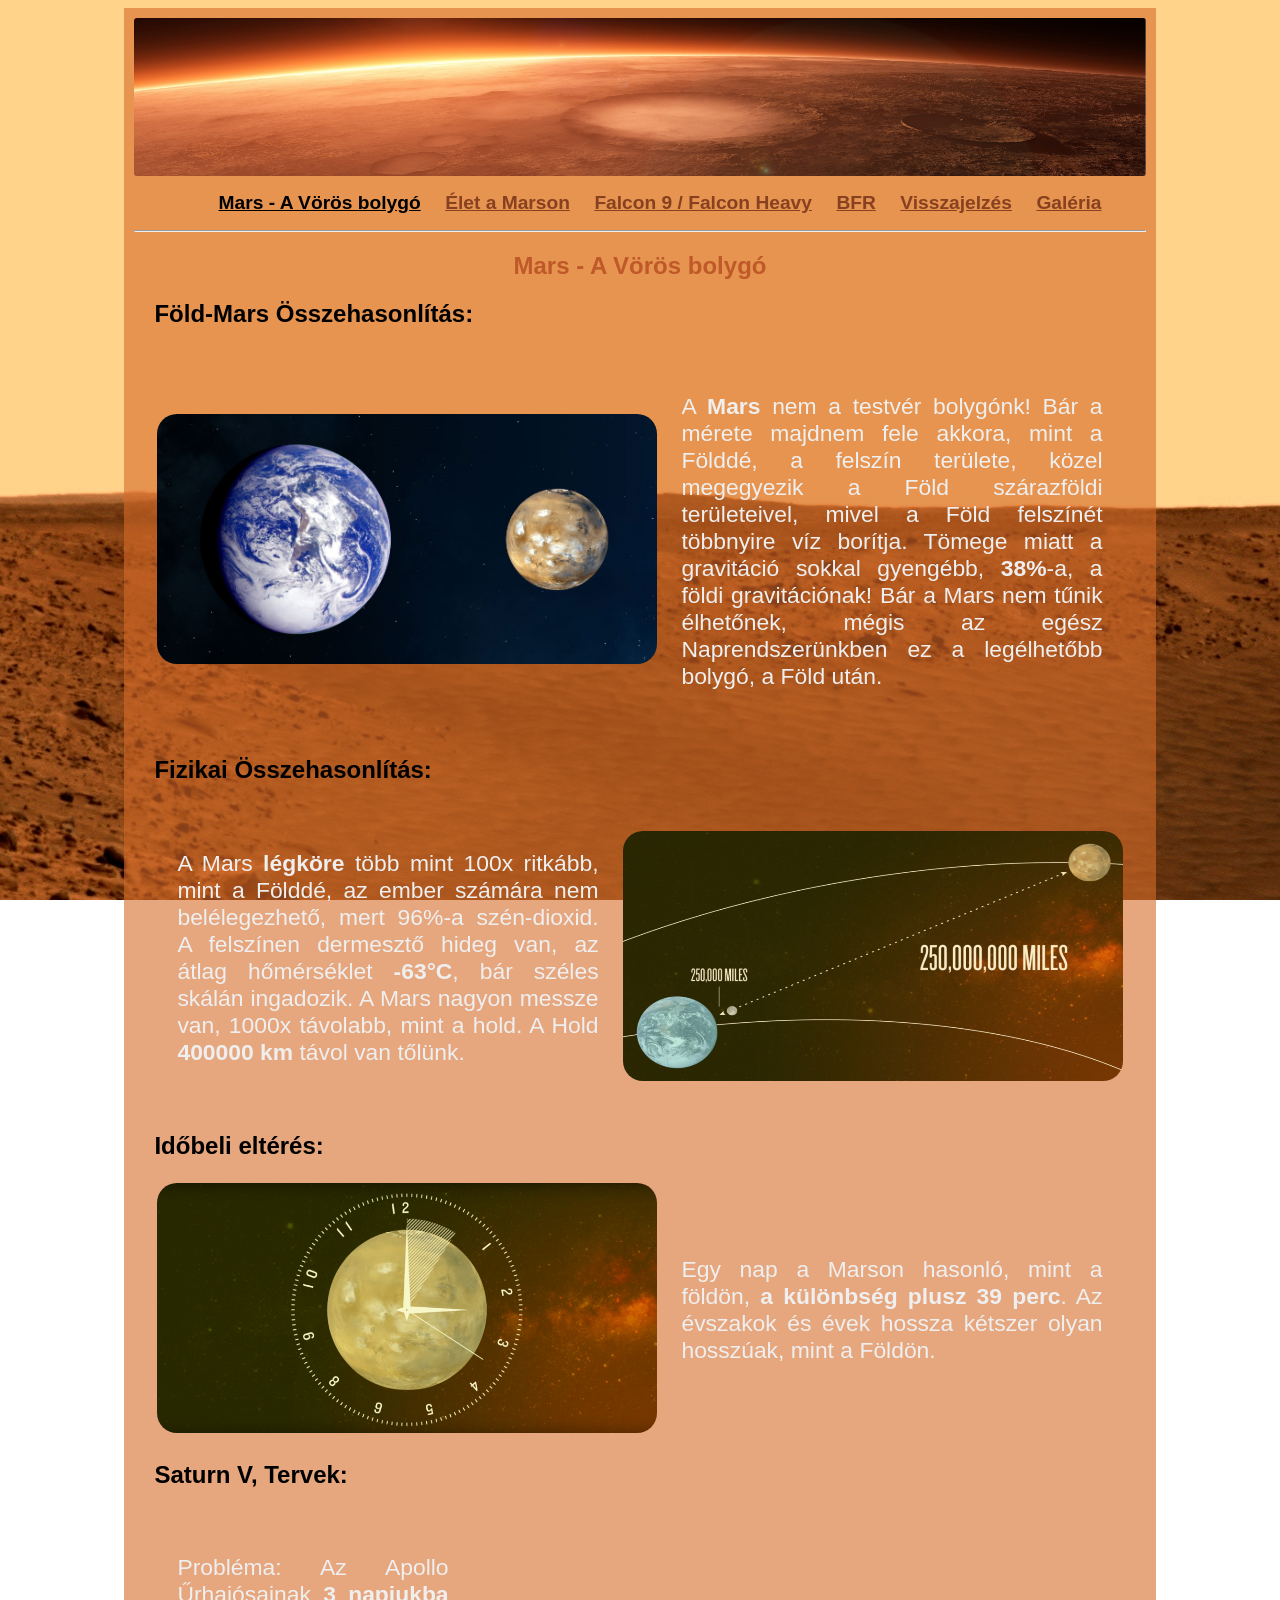
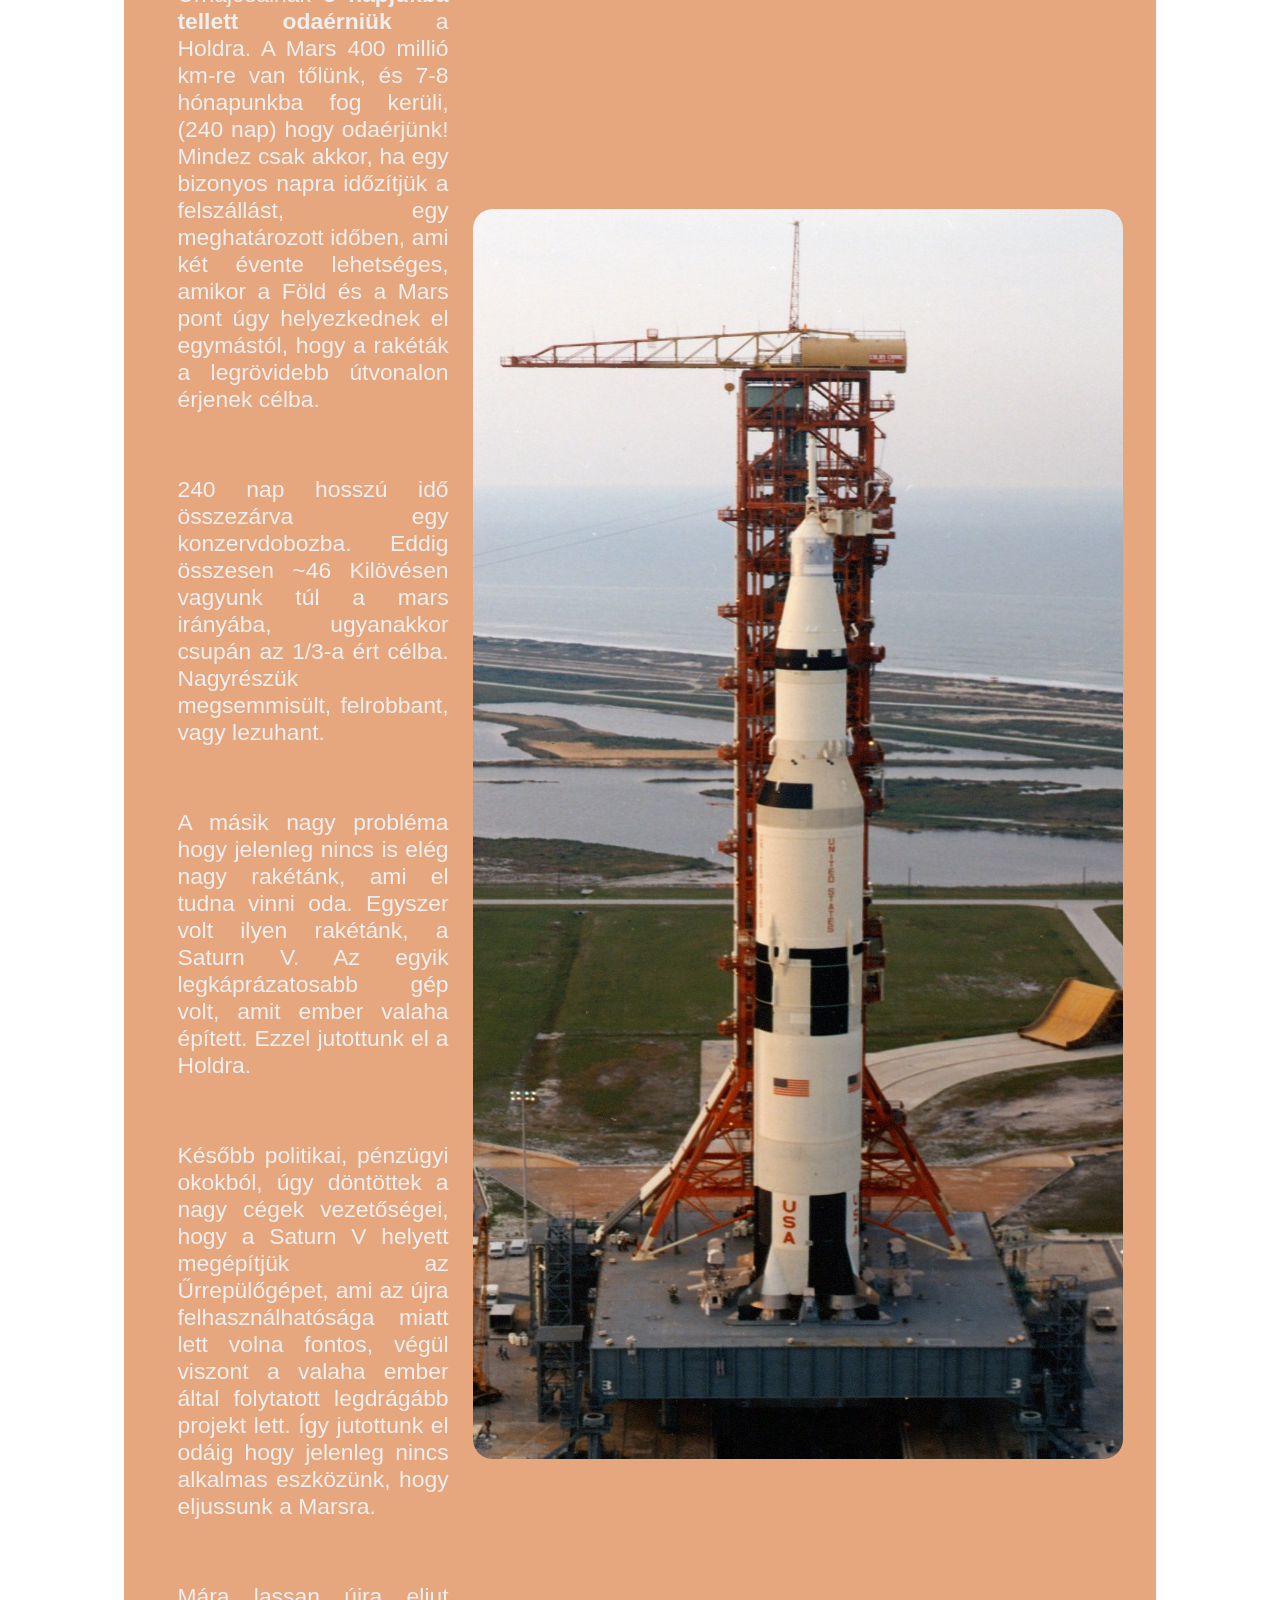
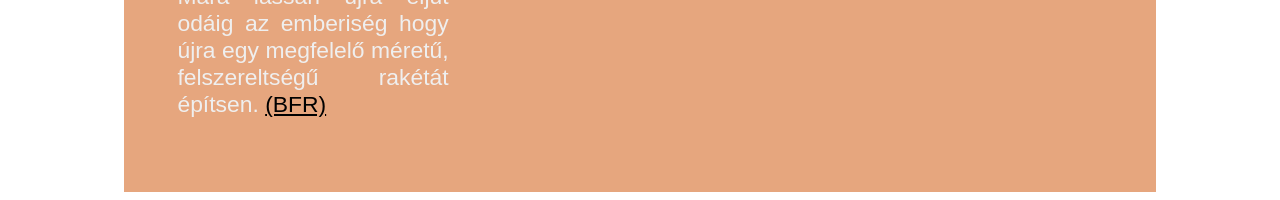
<file: ik/pages/subjects/web1/index.html>
<!DOCTYPE html>
<html lang="hu">
<head>
	<meta charset="utf-8">
	<link rel="stylesheet" type="text/css" href="main.css">
	<link rel="stylesheet" type="text/css" href="button.css">
	<script src="top.js"></script> 
	<title>Mars - A vörös bolygó</title>
</head>
<body>
	<div class="oldal"> <!-- Az oldal alap szerkezete -->
		<header>
			<img id="header" src="pictures/header.jpg" alt="Fejléc-Mars">
		</header>
		<nav>
			<div id="menu">
			  <ul>
				<li><a id="current" href="index.html">Mars - A Vörös bolygó</a></li>
				<li><a href="life.html">Élet a Marson</a></li>
				<li><a href="f9.html">Falcon 9 / Falcon Heavy</a></li>
				<li><a href="bfr.html">BFR</a></li>
				<li><a href="feedback.html">Visszajelzés</a></li>
				<li><a href="pictures.xhtml">Galéria</a></li>
			  </ul>
			</div>
		</nav>
	<hr>
		<div class="szoveg">
			<article><h1>Mars - A Vörös bolygó</h1>
			
				<section><h2>Föld-Mars Összehasonlítás:</h2>
				<table>
					<tbody>
						<tr>
						<td><img class="kep1" src="pictures/mars-earth-comparison.jpg" alt="Mars-Föld Összehasonlítása"></td>
						<td><p>A <b>Mars</b> nem a testvér bolygónk! Bár a mérete majdnem fele akkora, mint a Földdé, a felszín területe, 
						közel megegyezik a Föld szárazföldi területeivel, mivel a Föld felszínét többnyire víz borítja. Tömege miatt a gravitáció sokkal gyengébb,
						<b>38%</b>-a, a földi gravitációnak! Bár a Mars nem tűnik élhetőnek, mégis az egész Naprendszerünkben ez a legélhetőbb bolygó, a Föld után.</p></td>
						</tr>
					</tbody>
				</table>
				</section>
				
				<section><h2>Fizikai Összehasonlítás:</h2>
				<table>
				<tbody>
						<tr>
						<td><p>A Mars <b>légköre</b> több mint 100x ritkább, mint a Földdé, az ember számára nem belélegezhető, mert 96%-a szén-dioxid.
						A felszínen dermesztő hideg van, az átlag hőmérséklet <b>-63°C</b>, bár széles skálán ingadozik.
						A Mars nagyon messze van, 1000x távolabb, mint a hold. A Hold <b>400000 km</b> távol van tőlünk.</p></td>
						<td><img class="kep1" src="pictures/mars-earth-distance.png" alt="Mars-Föld Távolsága"></td>
						</tr>
					</tbody>
				</table>
				</section>
				
				<section><h2>Időbeli eltérés:</h2>
				<table>
				<tbody>
						<tr>
						<td><img class="kep1" src="pictures/marsian-time.png" alt="Mars-Föld Időkülönbeség"></td>
						<td><p>Egy nap a Marson hasonló, mint a földön, <b>a különbség plusz 39 perc</b>. Az évszakok és évek hossza kétszer olyan hosszúak, mint a Földön.</p></td>
						</tr>
					</tbody>
				</table>
				</section>
				
				<section><h2>Saturn V, Tervek:</h2>
				<table>
				<tbody>
						<tr>
						<td><p>Probléma: Az Apollo Űrhajósainak <b>3 napjukba tellett odaérniük</b> a Holdra.
						A Mars 400 millió km-re van tőlünk, és 7-8 hónapunkba fog kerüli, (240 nap) hogy odaérjünk! Mindez csak akkor, ha egy bizonyos napra időzítjük a felszállást, 
						egy meghatározott időben, ami két évente lehetséges, amikor a Föld és a Mars pont úgy helyezkednek el egymástól, hogy a rakéták a legrövidebb útvonalon érjenek célba.
						</p><p>240 nap hosszú idő összezárva egy konzervdobozba. Eddig összesen ~46 Kilövésen vagyunk túl a mars irányába, ugyanakkor csupán az 1/3-a ért célba.
						Nagyrészük megsemmisült, felrobbant, vagy lezuhant. </p><p>A másik nagy probléma hogy jelenleg nincs is elég nagy rakétánk, ami el tudna vinni oda.
						Egyszer volt ilyen rakétánk, a Saturn V. Az egyik legkáprázatosabb gép volt, amit ember valaha épített. Ezzel jutottunk el a Holdra.</p><p>
						Később politikai, pénzügyi okokból, úgy döntöttek a nagy cégek vezetőségei, hogy a Saturn V helyett megépítjük az Űrrepülőgépet, ami az újra felhasználhatósága miatt lett volna fontos, 
						végül viszont a valaha ember által folytatott legdrágább projekt lett. Így jutottunk el odáig hogy jelenleg nincs alkalmas eszközünk, hogy eljussunk a Marsra.
						</p><p>Mára lassan újra eljut odáig az emberiség hogy újra egy megfelelő méretű, felszereltségű rakétát építsen. <a id="bfr" href="bfr.html">(BFR)</a></p></td>
						<td><a target="_blank" href="pictures/saturn-v.jpg"><img id="saturn" src="pictures/saturn-v.jpg" alt="Saturn V Holdrakéta"></a></td>
						</tr>
					</tbody>
				</table>
				</section>
				</article>
			<br>
		</div>
	</div>
	<button onclick="topFunction()" id="myBtn" title="Go to top">Top</button> 
</body>
</html>
</file>
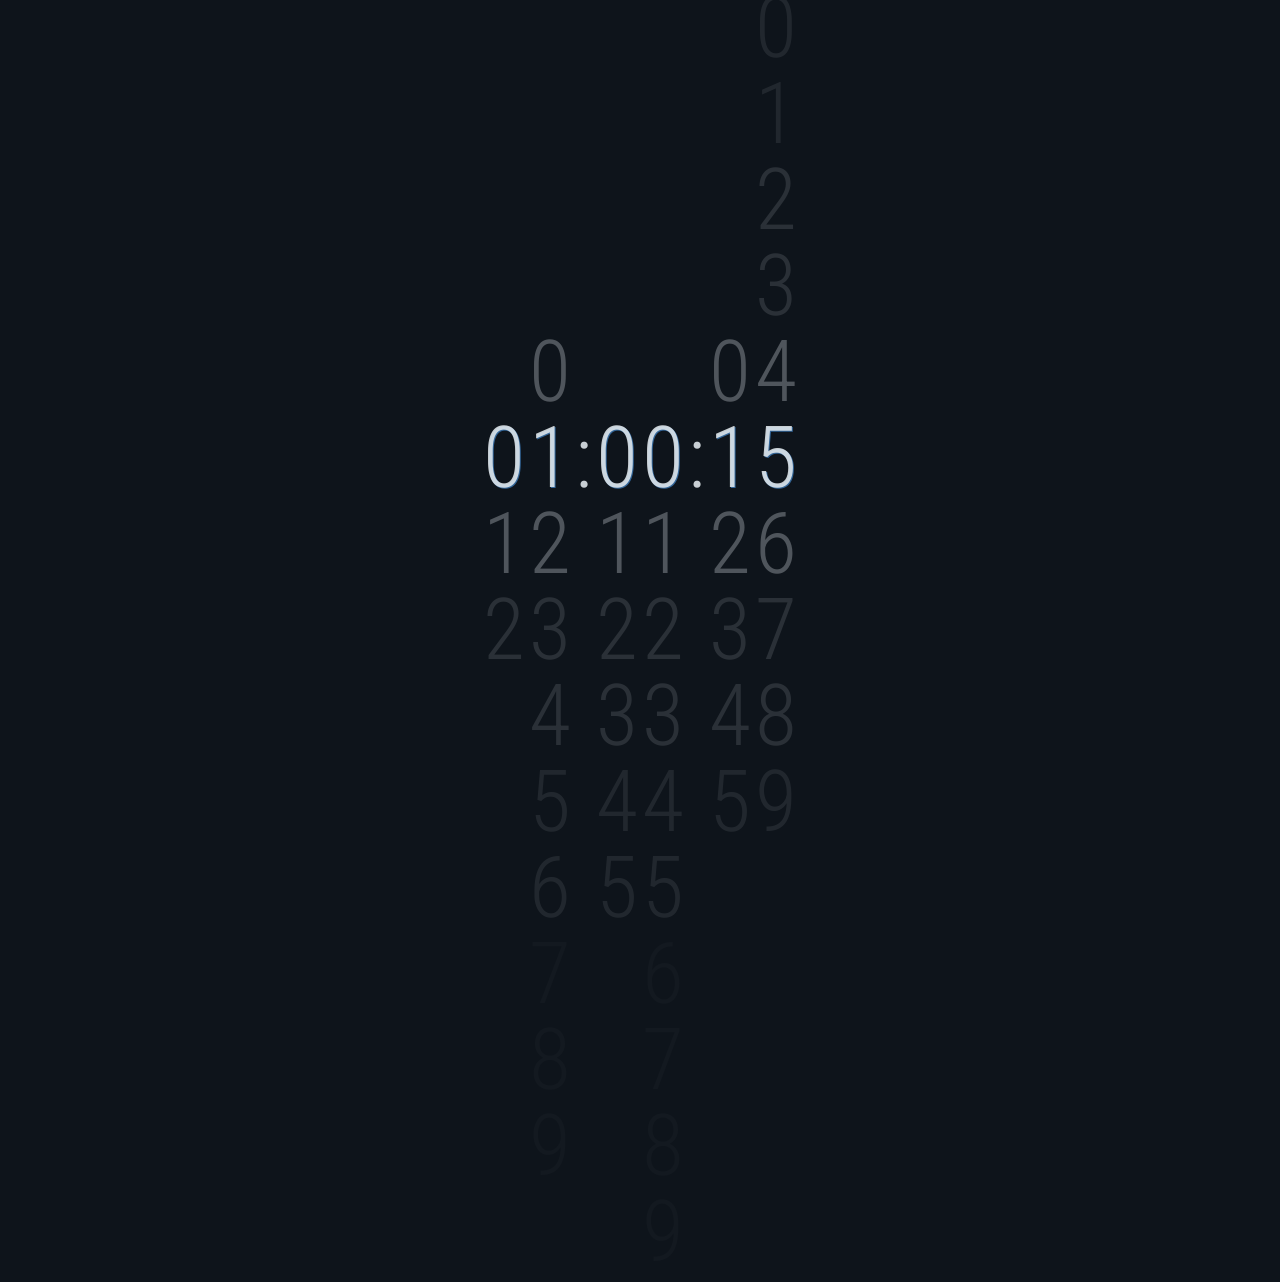
<file: ik/clock.html>
<!DOCTYPE html>
<html lang="en" >
<head>
  <meta charset="UTF-8">
  <title>CodePen - Slide Clock</title>
  <link rel="stylesheet" href="./style.css">

</head>
<body>
<!-- partial:index.partial.html -->
<div class="column">
  <div class="num">0</div>
  <div class="num">1</div>
  <div class="num">2</div>
</div>
<div class="column">
  <div class="num">0</div>
  <div class="num">1</div>
  <div class="num">2</div>
  <div class="num">3</div>
  <div class="num">4</div>
  <div class="num">5</div>
  <div class="num">6</div>
  <div class="num">7</div>
  <div class="num">8</div>
  <div class="num">9</div>
</div>
<div class="colon"></div>
<div class="column">
  <div class="num">0</div>
  <div class="num">1</div>
  <div class="num">2</div>
  <div class="num">3</div>
  <div class="num">4</div>
  <div class="num">5</div>
</div>
<div class="column">
  <div class="num">0</div>
  <div class="num">1</div>
  <div class="num">2</div>
  <div class="num">3</div>
  <div class="num">4</div>
  <div class="num">5</div>
  <div class="num">6</div>
  <div class="num">7</div>
  <div class="num">8</div>
  <div class="num">9</div>
</div>
<div class="colon"></div>
<div class="column">
  <div class="num">0</div>
  <div class="num">1</div>
  <div class="num">2</div>
  <div class="num">3</div>
  <div class="num">4</div>
  <div class="num">5</div>
</div>
<div class="column">
  <div class="num">0</div>
  <div class="num">1</div>
  <div class="num">2</div>
  <div class="num">3</div>
  <div class="num">4</div>
  <div class="num">5</div>
  <div class="num">6</div>
  <div class="num">7</div>
  <div class="num">8</div>
  <div class="num">9</div>
</div>
<!-- partial -->
  <script  src="./script.js"></script>

</body>
</html>
</file>
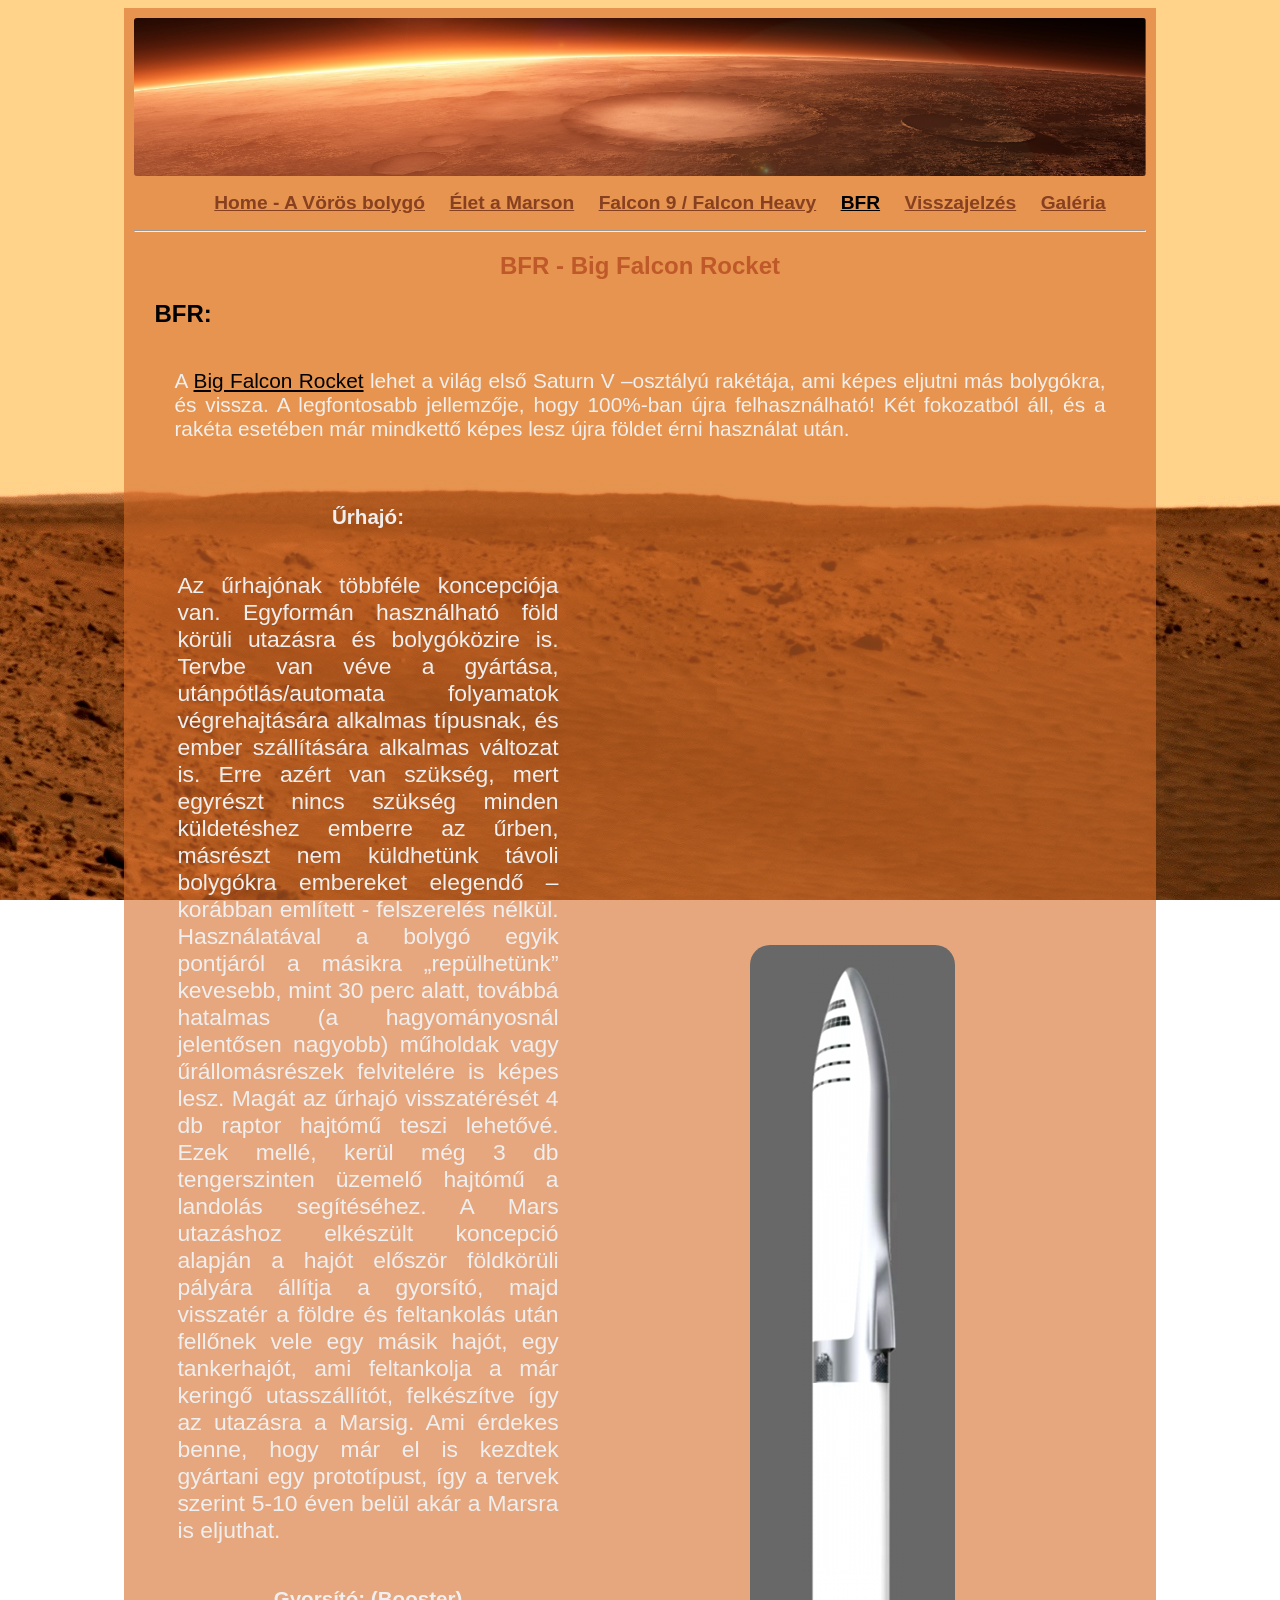
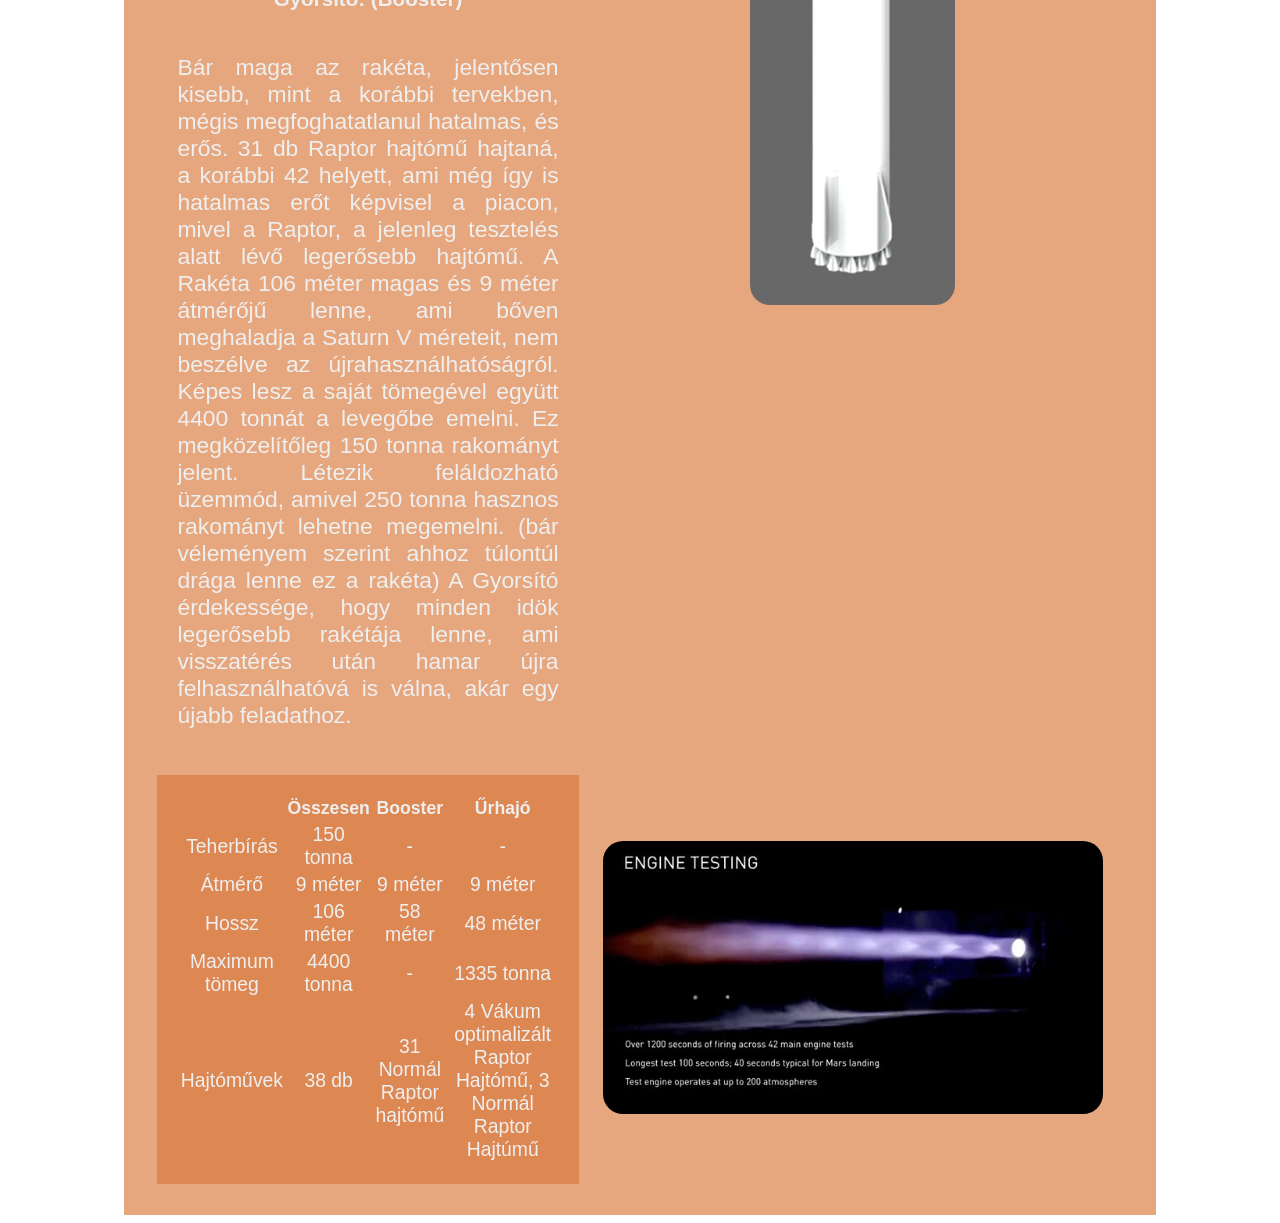
<file: ik/pages/subjects/web1/bfr.html>
<!DOCTYPE html>
<html lang="hu">
<head>
	<meta charset="utf-8">
	<link rel="stylesheet" type="text/css" href="main.css">
	<link rel="stylesheet" type="text/css" href="button.css">
	<script src="top.js"></script> 
	<title>BFR - Big Falcon Rocket</title>
</head>
<body>
	<div class="oldal">
		<header>
			<img id="header" src="pictures/header.jpg" alt="Fejléc-Mars">
		</header>
		<nav>
			<div id="menu">
			  <ul>
				<li><a href="index.html">Home - A Vörös bolygó</a></li>
				<li><a href="life.html">Élet a Marson</a></li>
				<li><a href="f9.html">Falcon 9 / Falcon Heavy</a></li>
				<li><a id="current" href="bfr.html">BFR</a></li>
				<li><a href="feedback.html">Visszajelzés</a></li>
				<li><a href="pictures.xhtml">Galéria</a></li>
			  </ul>
			</div>
		</nav>
	<hr>
		<div class="szoveg">
			<article><h1>BFR - Big Falcon Rocket</h1>
			<h2>BFR:</h2>
			<p>A <a id="bfr" href="https://en.wikipedia.org/wiki/BFR_(rocket)">Big Falcon Rocket</a> lehet a világ első Saturn V –osztályú rakétája, ami képes eljutni más bolygókra, és vissza. A legfontosabb jellemzője, hogy 100%-ban újra felhasználható! Két fokozatból áll,
			 és a rakéta esetében már mindkettő képes lesz újra földet érni használat után.</p>

				<table class="bfr_site">
					<tbody>
						<tr>
							<td><h3>Űrhajó:</h3><p>
							Az űrhajónak többféle koncepciója van. Egyformán használható föld körüli utazásra és bolygóközire is. Tervbe van véve a gyártása, utánpótlás/automata folyamatok végrehajtására alkalmas típusnak, 
							és ember szállítására alkalmas változat is. Erre azért van szükség, mert egyrészt nincs szükség minden küldetéshez emberre az űrben, másrészt nem küldhetünk távoli bolygókra embereket elegendő – 
							korábban említett - felszerelés nélkül. Használatával a bolygó egyik pontjáról a másikra „repülhetünk” kevesebb, mint 30 perc alatt, továbbá hatalmas (a hagyományosnál jelentősen nagyobb) műholdak 
							vagy űrállomásrészek felvitelére is képes lesz.	Magát az űrhajó visszatérését 4 db raptor hajtómű teszi lehetővé. Ezek mellé, kerül még 3 db tengerszinten üzemelő hajtómű a 
							landolás segítéséhez.
							A Mars utazáshoz elkészült koncepció alapján a hajót először földkörüli pályára állítja a gyorsító, majd visszatér a földre és feltankolás után fellőnek vele egy másik hajót, egy tankerhajót,
							ami feltankolja a már keringő utasszállítót, felkészítve így az utazásra a Marsig.
							Ami érdekes benne, hogy már el is kezdtek gyártani egy prototípust, így a tervek szerint 5-10 éven belül akár a Marsra is eljuthat.</p>
							<h3>Gyorsító: (Booster)</h3><p>
							Bár maga az rakéta, jelentősen kisebb, mint a korábbi tervekben, mégis megfoghatatlanul hatalmas, és erős. 31 db Raptor hajtómű hajtaná, a korábbi 42 helyett, ami még így is hatalmas erőt 
							képvisel a piacon, mivel a Raptor, a jelenleg tesztelés alatt lévő legerősebb hajtómű. A Rakéta 106 méter magas és 9 méter átmérőjű lenne, ami bőven meghaladja a Saturn V méreteit, 
							nem beszélve az újrahasználhatóságról. Képes lesz a saját tömegével együtt 4400 tonnát a levegőbe emelni. Ez megközelítőleg 150 tonna rakományt jelent. Létezik feláldozható üzemmód, 
							amivel 250 tonna hasznos rakományt lehetne megemelni. (bár véleményem szerint ahhoz túlontúl drága lenne ez a rakéta) A Gyorsító érdekessége, hogy minden idök legerősebb rakétája lenne, ami visszatérés 
							után hamar újra felhasználhatóvá is válna, akár egy újabb feladathoz.</p></td>
							<td><img class="bfr" src="pictures/bfr.png" alt="BFR"></td>
						</tr>
						<tr>
							<td><table class="parameterek">
								<tbody>
									<tr>
										<th></th>
										<th>Összesen</th>
										<th>Booster</th>
										<th>Űrhajó</th>
									</tr>
									<tr>
										<td>Teherbírás</td>
										<td>150 tonna</td>
										<td>-</td>
										<td>-</td>
									</tr>
									<tr>
										<td>Átmérő</td>
										<td>9 méter</td>
										<td>9 méter</td>
										<td>9 méter</td>
									</tr>
									<tr>
										<td>Hossz</td>
										<td>106 méter</td>
										<td>58 méter</td>
										<td>48 méter</td>
									</tr>
									<tr>
										<td>Maximum tömeg</td>
										<td>4400 tonna</td>
										<td>-</td>
										<td>1335 tonna</td>
									</tr>
									<tr>
										<td>Hajtóművek</td>
										<td>38 db</td>
										<td>31 Normál Raptor hajtómű</td>
										<td>4 Vákum optimalizált Raptor Hajtómű, 3 Normál Raptor Hajtúmű </td>
									</tr>
								</tbody>
								</table>
							</td>
							<td><img id="testing" src="pictures/raptor-testing.jpg" alt="BFR"></td>
						</tr>
					</tbody>
				</table>
				</article>
			<br>
		</div>
	</div>
	<button onclick="topFunction()" id="myBtn" title="Go to top">Top</button> 
</body>
</html>
</file>
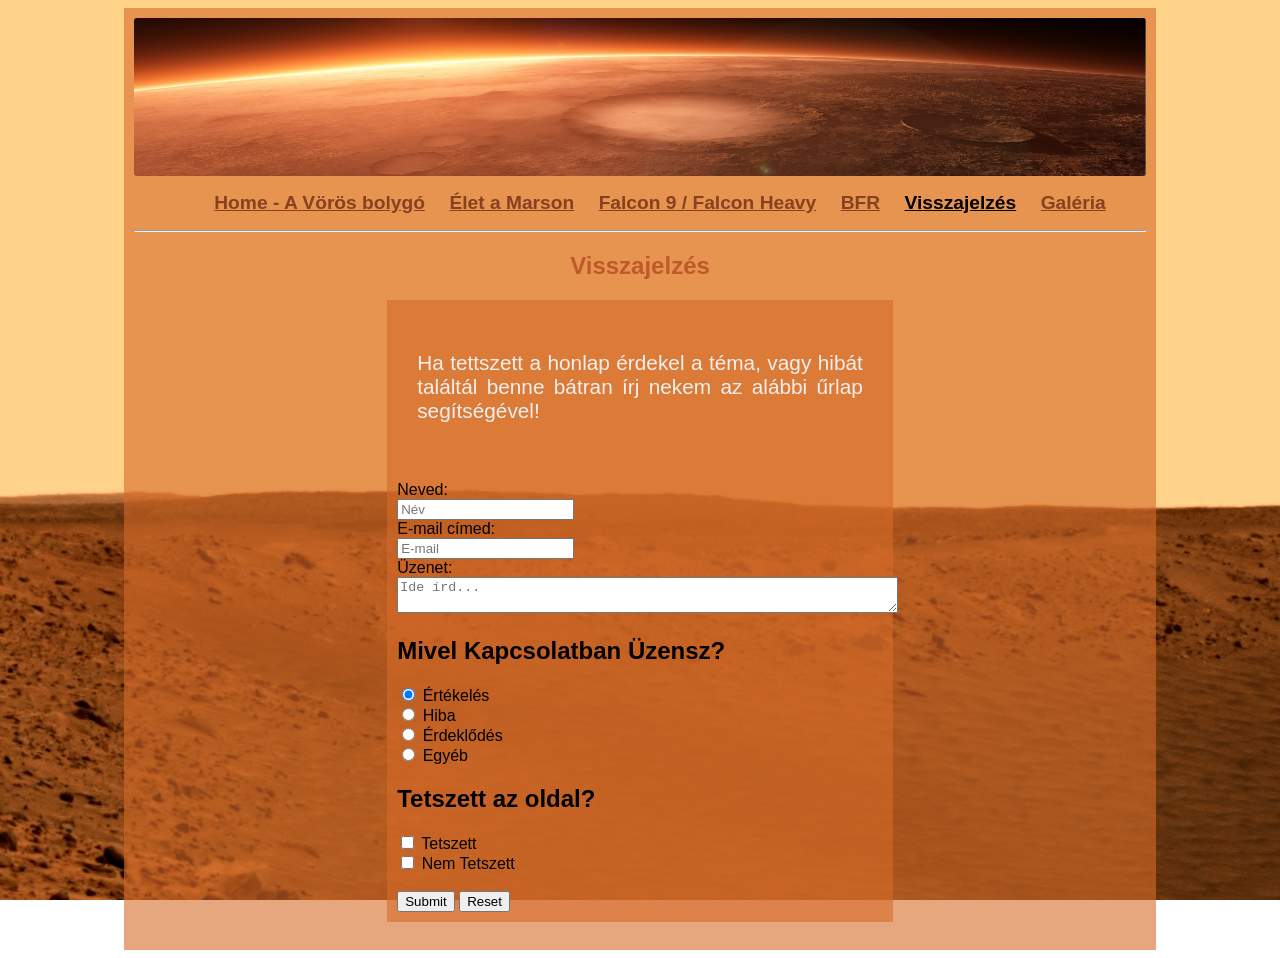
<file: ik/pages/subjects/web1/feedback.html>
<!DOCTYPE html>
<html lang="hu">
<head>
	<meta charset="utf-8">
	<link rel="stylesheet" type="text/css" href="main.css">
	<link rel="stylesheet" type="text/css" href="button.css">
	<script src="top.js"></script> 
	<title>Visszajelzés</title>
</head>
<body>
	<div class="oldal">
		<header>
			<img id="header" src="pictures/header.jpg" alt="Fejléc-Mars">
		</header>
		<nav>
			<div id="menu">
			  <ul>
				<li><a href="index.html">Home - A Vörös bolygó</a></li>
				<li><a href="life.html">Élet a Marson</a></li>
				<li><a href="f9.html">Falcon 9 / Falcon Heavy</a></li>
				<li><a href="bfr.html">BFR</a></li>
				<li><a id="current" href="feedback.html">Visszajelzés</a></li>
				<li><a href="pictures.xhtml">Galéria</a></li>
			  </ul>
			</div>
		</nav>
	<hr>
		<div class="szoveg">
			<article><h1>Visszajelzés</h1>
				<form action="mailto:vitraig@caesar.elte.hu" method="post" name="Vélemény" enctype="text/plain">

						<div class="feedback">
							<p>Ha tettszett a honlap érdekel a téma, vagy hibát találtál benne bátran írj 
							nekem az alábbi űrlap segítségével!
							</p>
							<br>
							<label>Neved:</label><br>
							<input class="velemeny" type="text" name="nev" placeholder="Név">
							<br>
							<label>E-mail címed:</label><br>
							<input class="velemeny" type="text" name="e-mailcim" placeholder="E-mail">
							<br>
							<label>Üzenet:</label><br>
							<textarea class="velemeny" cols="60" placeholder="Ide írd..." name="velemenyem"></textarea>
							<br>
							<h2>Mivel Kapcsolatban Üzensz?</h2>
								<input type="radio" name="tema" value="ertekeles" checked> Értékelés<br>
								<input type="radio" name="tema" value="hiba"> Hiba<br>
								<input type="radio" name="tema" value="erdeklodes"> Érdeklődés<br>
								<input type="radio" name="tema" value="egyeb"> Egyéb
							<br>
							<h2>Tetszett az oldal?</h2>
								<input type="checkbox" name="tetszett" value="tetszett"> Tetszett<br>
								<input type="checkbox" name="nem tetszett" value="nem tetszett"> Nem Tetszett<br>
							<br>
							<input type="submit" name="Elküld">
							<input type="reset" name="Alaphelyzetbe állít">
						</div>

				</form>
			</article>
			<br>
		</div>
	</div>
	<button onclick="topFunction()" id="myBtn" title="Go to top">Top</button> 
</body>
</html>
</file>
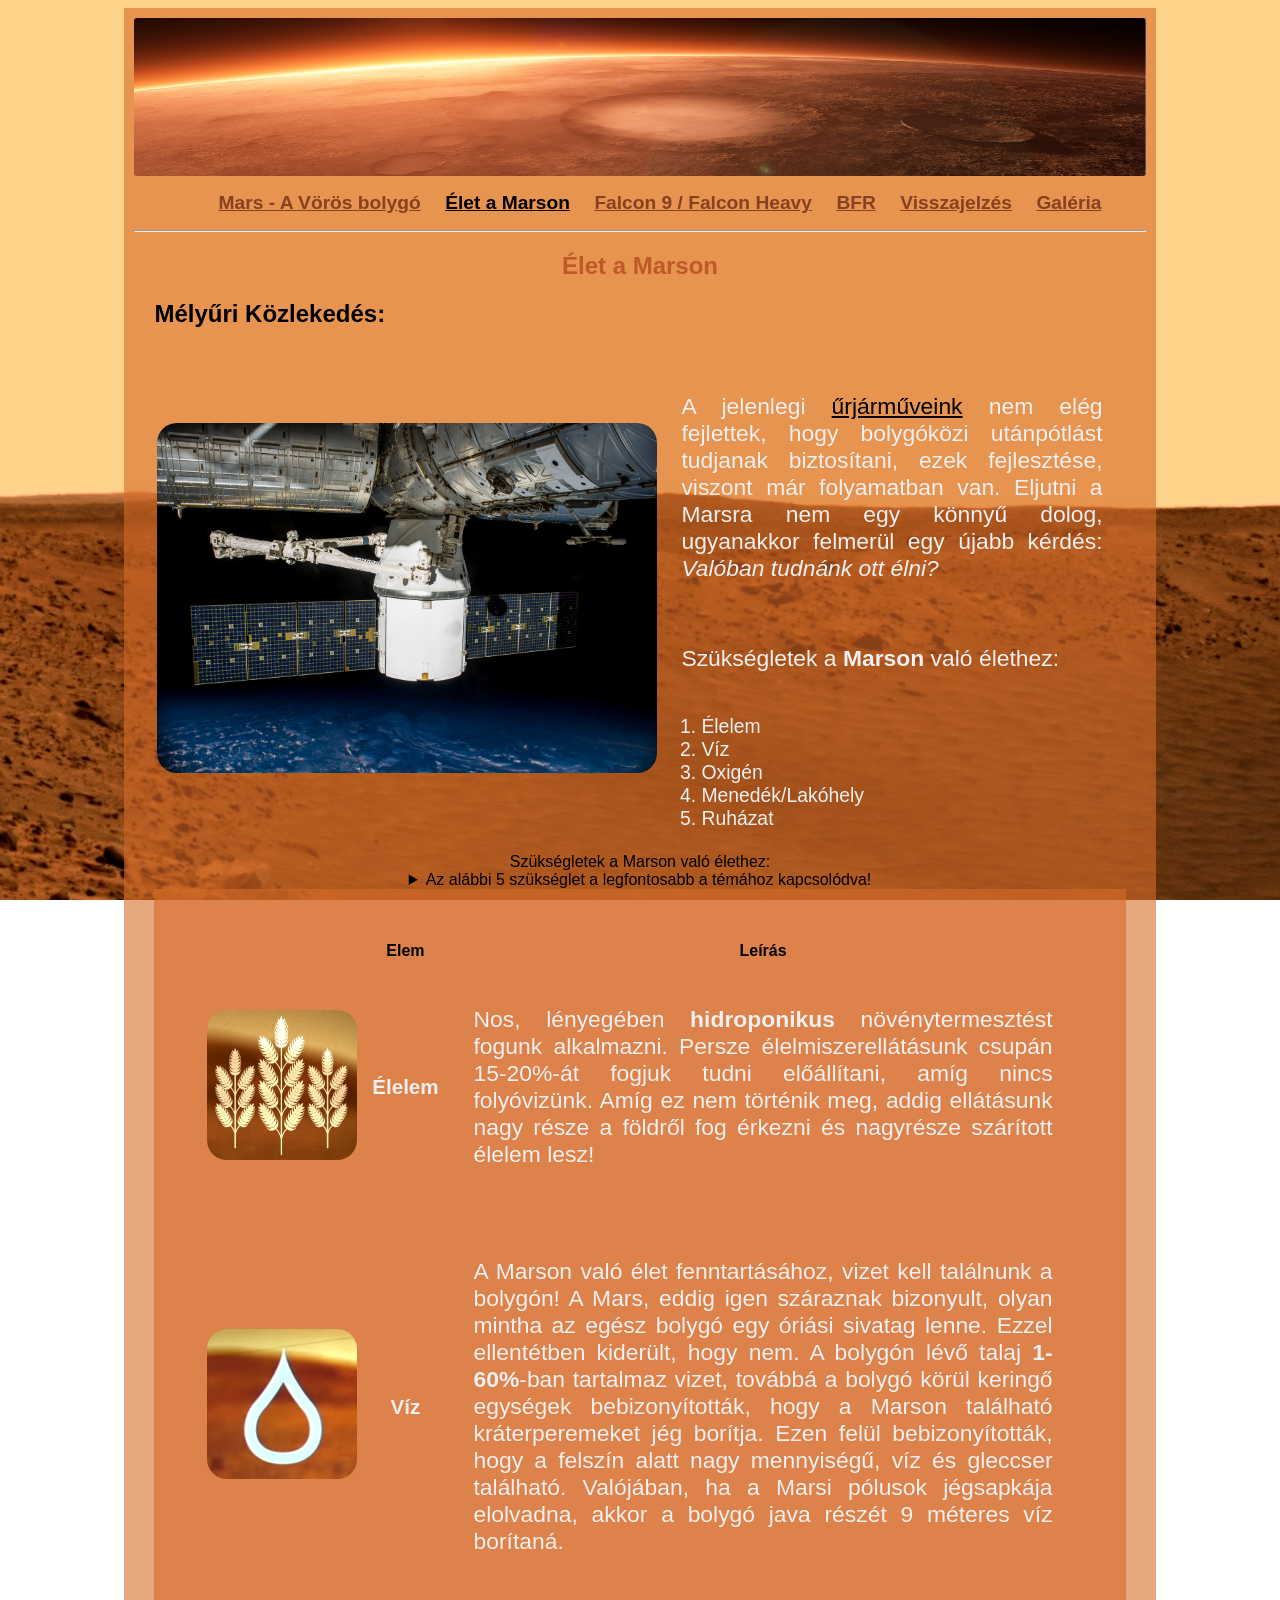
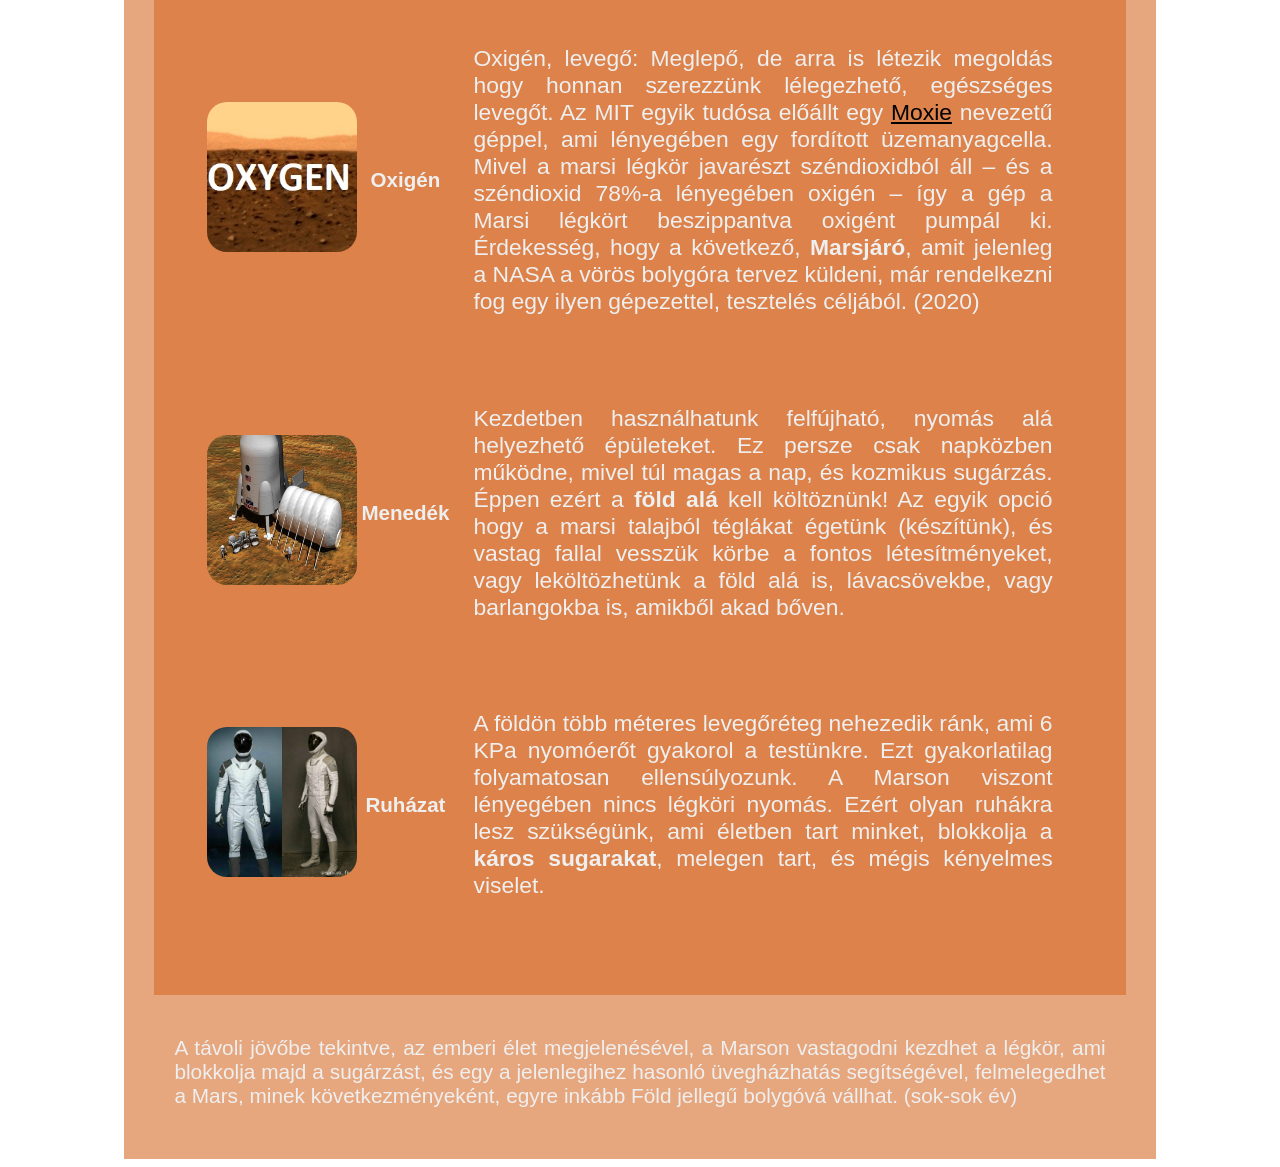
<file: ik/pages/subjects/web1/life.html>
<!DOCTYPE html>
<html lang="hu">
<head>
	<meta charset="utf-8">
	<link rel="stylesheet" type="text/css" href="main.css">
	<link rel="stylesheet" type="text/css" href="button.css">
	<script src="top.js"></script> 
	<title>Élet a Marson</title>
</head>
<body>
	<div class="oldal">
		<header>
			<img id="header" src="pictures/header.jpg" alt="Fejléc-Mars">
		</header>
		<nav>
			<div id="menu">
			  <ul>
				<li><a href="index.html">Mars - A Vörös bolygó</a></li>
				<li><a id="current" href="life.html">Élet a Marson</a></li>
				<li><a href="f9.html">Falcon 9 / Falcon Heavy</a></li>
				<li><a href="bfr.html">BFR</a></li>
				<li><a href="feedback.html">Visszajelzés</a></li>
				<li><a href="pictures.xhtml">Galéria</a></li>
			  </ul>
			</div>
		</nav>
	<hr>
		<div class="szoveg">
			<article><h1>Élet a Marson</h1>
			<section><h2>Mélyűri Közlekedés:</h2>
				<table>
					<tbody>
						<tr>
						<td><a target="_blank" href="pictures/dragonISS.jpg"><img id="dragon" src="pictures/dragonISS.jpg" alt="A SpaceX Dragon Űrkapszulája a Nemzetközi Űrállomáson"></a></td>
						<td><p>A jelenlegi <a  id="bfr2"  href="http://www.spacex.com/dragon" target="_blank">űrjárműveink</a> nem elég fejlettek, hogy bolygóközi utánpótlást tudjanak biztosítani, ezek fejlesztése, viszont már folyamatban van. 
						Eljutni a Marsra nem egy könnyű dolog, ugyanakkor felmerül egy újabb kérdés: <i>Valóban tudnánk ott élni?</i></p>
						<p>Szükségletek a <b>Marson</b> való élethez:</p>
							<ol>
								<li>Élelem</li>
								<li>Víz</li>
								<li>Oxigén</li>
								<li>Menedék/Lakóhely</li>
								<li>Ruházat</li>
							</ol>
						</td>
					</tbody>
				</table>
				<table id="life">
					<caption>Szükségletek a Marson való élethez:<details><summary>Az alábbi 5 szükséglet a legfontosabb a témához kapcsolódva!</summary></details></caption>
					<tbody>
						<tr>
							<th></th>
							<th>Elem</th>
							<th>Leírás</th>
						</tr>
						<tr>
							<td><img class="indexkep" src="pictures/food.png" alt="Élelem"></td>
							<td class="kozep"><h3>Élelem</h3></td>
							<td><p>Nos, lényegében <b>hidroponikus</b> növénytermesztést fogunk alkalmazni.
							Persze élelmiszerellátásunk csupán 15-20%-át fogjuk tudni előállítani, amíg nincs folyóvizünk.
							Amíg ez nem történik meg, addig ellátásunk nagy része a földről fog érkezni és nagyrésze szárított élelem lesz!</p></td>
						</tr>
						<tr>
							<td><img class="indexkep" src="pictures/water.png" alt="Víz"></td>
							<td class="kozep"><h3>Víz</h3></td>
							<td><p>A Marson való élet fenntartásához, vizet kell találnunk a bolygón! A Mars, eddig igen száraznak bizonyult, 
							olyan mintha az egész bolygó egy óriási sivatag lenne. Ezzel ellentétben kiderült, hogy nem. 
							A bolygón lévő talaj <b>1-60%</b>-ban tartalmaz vizet, továbbá a bolygó körül keringő egységek bebizonyították, hogy a Marson található kráterperemeket jég borítja.
							Ezen felül bebizonyították, hogy a felszín alatt nagy mennyiségű, víz és gleccser található. Valójában, 
							ha a Marsi pólusok jégsapkája elolvadna, akkor a bolygó java részét 9 méteres víz borítaná.</p></td>
						</tr>
						<tr>
							<td><img class="indexkep" src="pictures/oxigen.jpg" alt="Oxigén"></td>
							<td class="kozep"><h3>Oxigén</h3></td>
							<td><p>Oxigén, levegő: Meglepő, de arra is létezik megoldás hogy honnan szerezzünk lélegezhető, egészséges levegőt.
							Az MIT egyik tudósa előállt egy <a id="bfr" href="https://mars.nasa.gov/mars2020/mission/instruments/moxie/">Moxie</a> nevezetű géppel, ami lényegében egy fordított üzemanyagcella. 
							Mivel a marsi légkör javarészt széndioxidból áll – és a széndioxid 78%-a lényegében oxigén – így a gép a Marsi légkört beszippantva oxigént pumpál ki. 
							Érdekesség, hogy a következő, <b>Marsjáró</b>, amit jelenleg a NASA a vörös bolygóra tervez küldeni, már rendelkezni fog egy ilyen gépezettel, tesztelés céljából. (2020)</p></td>
						</tr>
						<tr>
							<td><img class="indexkep" src="pictures/shelter.jpg" alt="Menedék"></td>
							<td class="kozep"><h3>Menedék</h3></td>
							<td><p>Kezdetben használhatunk felfújható, nyomás alá helyezhető épületeket.
							Ez persze csak napközben működne, mivel túl magas a nap, és kozmikus sugárzás.
							Éppen ezért a <b>föld alá</b> kell költöznünk! Az egyik opció hogy a marsi talajból téglákat égetünk (készítünk),
							és vastag fallal vesszük körbe a fontos létesítményeket, vagy leköltözhetünk a föld alá is, lávacsövekbe,
							vagy barlangokba is, amikből akad bőven.</p></td>
						</tr>
						<tr>
							<td><img class="indexkep" src="pictures/clothing.jpg" alt="Ruházat"></td>
							<td class="kozep"><h3>Ruházat</h3></td>
							<td><p>A földön több méteres levegőréteg nehezedik ránk, ami 6 KPa nyomóerőt gyakorol a testünkre. Ezt gyakorlatilag folyamatosan ellensúlyozunk.
							A Marson viszont lényegében nincs légköri nyomás. Ezért olyan ruhákra lesz szükségünk, ami életben tart minket, blokkolja a <b>káros sugarakat</b>,
							melegen tart, és mégis kényelmes viselet.</p></td>
						</tr>
						
					</tbody>
				</table>
				
				</section>
				<footer>
			<p>A távoli jövőbe tekintve, az emberi élet megjelenésével, a Marson vastagodni kezdhet a légkör, ami blokkolja majd a sugárzást, és egy a jelenlegihez hasonló üvegházhatás segítségével, 
			felmelegedhet a Mars, minek következményeként, egyre inkább Föld jellegű bolygóvá vállhat. (sok-sok év)</p>
			</footer>
			</article>
		</div>
	</div>
	<button onclick="topFunction()" id="myBtn" title="Go to top">Top</button> 
</body>
</html>
</file>
<file: styles.css>
/* Reset and Base Styles */
* {
    margin: 0;
    padding: 0;
    box-sizing: border-box;
}

:root {
    --primary-color: #2563eb;
    --secondary-color: #1e40af;
    --text-dark: #1f2937;
    --text-light: #6b7280;
    --bg-light: #f9fafb;
    --bg-white: #ffffff;
    --border-color: #e5e7eb;
    --accent-color: #3b82f6;
}

body {
    font-family: -apple-system, BlinkMacSystemFont, 'Segoe UI', Roboto, 'Helvetica Neue', Arial, sans-serif;
    line-height: 1.6;
    color: var(--text-dark);
    overflow-x: hidden;
    display: flex;
}

html {
    scroll-behavior: smooth;
}

.container {
    max-width: 1200px;
    margin: 0 auto;
    padding: 0 2rem;
}

/* Sidebar Navigation */
.sidebar {
    position: fixed;
    left: 0;
    top: 0;
    height: 100vh;
    width: 250px;
    background: var(--text-dark);
    box-shadow: 2px 0 10px rgba(0, 0, 0, 0.1);
    z-index: 1000;
    overflow-y: auto;
}

.sidebar-content {
    padding: 2rem 1.5rem;
    display: flex;
    flex-direction: column;
    gap: 3rem;
}

.nav-logo {
    font-size: 2rem;
    font-weight: bold;
    color: var(--primary-color);
    letter-spacing: 3px;
    text-align: center;
    padding-bottom: 1rem;
    border-bottom: 2px solid rgba(255, 255, 255, 0.1);
}

.nav-menu {
    display: flex;
    flex-direction: column;
    list-style: none;
    gap: 0.5rem;
}

.nav-link {
    display: block;
    text-decoration: none;
    color: rgba(255, 255, 255, 0.8);
    font-weight: 500;
    padding: 0.75rem 1rem;
    border-radius: 5px;
    transition: all 0.3s ease;
    position: relative;
}

.nav-link:hover {
    color: white;
    background: rgba(37, 99, 235, 0.2);
    padding-left: 1.5rem;
}

.nav-link.active {
    color: white;
    background: var(--primary-color);
}

.view-counter {
    display: flex;
    flex-direction: column;
    align-items: center;
    gap: 0.5rem;
    padding: 1.5rem 1rem;
    margin-top: 1rem;
    background: rgba(255, 255, 255, 0.05);
    border-radius: 10px;
}

.view-label {
    color: rgba(255, 255, 255, 0.6);
    font-size: 0.9rem;
    text-transform: uppercase;
    letter-spacing: 1px;
}

.view-number {
    color: var(--primary-color);
    font-size: 1.5rem;
    font-weight: bold;
}

.view-week {
    color: rgba(255, 255, 255, 0.6);
    font-size: 0.75rem;
}

/* Main Content Area */
.main-content {
    margin-left: 250px;
    width: calc(100% - 250px);
    min-height: 100vh;
}

/* Hero Section */
.hero {
    min-height: 100vh;
    display: flex;
    align-items: center;
    justify-content: center;
    background: linear-gradient(135deg, #667eea 0%, #764ba2 100%);
    color: white;
    text-align: center;
    padding: 2rem;
}

.profile-picture {
    width: 200px;
    height: 200px;
    border-radius: 50%;
    object-fit: cover;
    border: 5px solid white;
    box-shadow: 0 10px 30px rgba(0, 0, 0, 0.3);
    margin-bottom: 2rem;
    animation: fadeInUp 0.8s ease;
}

.hero-title {
    font-size: 4rem;
    font-weight: 700;
    margin-bottom: 1rem;
    animation: fadeInUp 1s ease;
}

.hero-subtitle {
    font-size: 1.5rem;
    min-height: 2rem;
}

.typed-text {
    font-weight: 500;
    color: #fbbf24;
}

.cursor {
    display: inline-block;
    width: 3px;
    background-color: white;
    animation: blink 0.7s infinite;
}

@keyframes blink {
    0%, 49% { opacity: 1; }
    50%, 100% { opacity: 0; }
}

@keyframes fadeInUp {
    from {
        opacity: 0;
        transform: translateY(30px);
    }
    to {
        opacity: 1;
        transform: translateY(0);
    }
}

/* Sections */
.section {
    padding: 5rem 0;
}

.section-alt {
    background: var(--bg-light);
}

.section-title {
    font-size: 2.5rem;
    margin-bottom: 3rem;
    text-align: center;
    color: var(--text-dark);
    position: relative;
    padding-bottom: 1rem;
}

.section-title::after {
    content: '';
    position: absolute;
    bottom: 0;
    left: 50%;
    transform: translateX(-50%);
    width: 100px;
    height: 4px;
    background: var(--primary-color);
    border-radius: 2px;
}

/* About Section */
.about-content {
    display: grid;
    gap: 2rem;
}

.about-text h3 {
    color: var(--primary-color);
    margin-bottom: 1rem;
    font-size: 1.8rem;
}

.about-text p {
    color: var(--text-light);
    font-size: 1.1rem;
    line-height: 1.8;
    margin-bottom: 2rem;
}

/* Info Grid - Compact Contact & Languages */
.info-grid {
    display: flex;
    flex-direction: column;
    gap: 0.75rem;
    margin-top: 1.5rem;
    padding: 1rem;
    background: var(--bg-light);
    border-radius: 8px;
    border-left: 3px solid var(--primary-color);
}

.info-item {
    display: flex;
    align-items: center;
    gap: 0.75rem;
    color: var(--text-light);
    font-size: 0.95rem;
}

.info-icon {
    color: var(--primary-color);
    flex-shrink: 0;
}

.info-item a {
    color: var(--primary-color);
    text-decoration: none;
    font-weight: 500;
    transition: color 0.3s ease;
}

.info-item a:hover {
    color: var(--secondary-color);
    text-decoration: underline;
}

.btn {
    display: inline-block;
    padding: 0.8rem 2rem;
    background: var(--primary-color);
    color: white;
    text-decoration: none;
    border-radius: 5px;
    font-weight: 500;
    transition: all 0.3s ease;
    margin-top: 1rem;
}

.btn:hover {
    background: var(--secondary-color);
    transform: translateY(-2px);
    box-shadow: 0 5px 15px rgba(37, 99, 235, 0.3);
}

/* CV Section */
.cv-block {
    margin-bottom: 4rem;
}

.cv-block h3 {
    font-size: 2rem;
    color: var(--primary-color);
    margin-bottom: 2rem;
    padding-bottom: 0.5rem;
    border-bottom: 2px solid var(--border-color);
}

/* Skills Grid */
.skills-grid {
    display: flex;
    flex-wrap: wrap;
    gap: 1rem;
}

.skill-tag {
    background: white;
    padding: 0.5rem 1rem;
    border-radius: 20px;
    color: var(--text-dark);
    font-size: 0.9rem;
    border: 2px solid var(--primary-color);
    transition: all 0.3s ease;
}

.skill-tag:hover {
    background: var(--primary-color);
    color: white;
    transform: translateY(-2px);
}

/* Timeline */
.timeline {
    position: relative;
    padding-left: 2rem;
}

.timeline::before {
    content: '';
    position: absolute;
    left: 0;
    top: 0;
    bottom: 0;
    width: 2px;
    background: var(--primary-color);
}

.timeline-item {
    position: relative;
    margin-bottom: 2rem;
    padding-left: 2rem;
}

.timeline-item::before {
    content: '';
    position: absolute;
    left: -2.5rem;
    top: 0;
    width: 12px;
    height: 12px;
    border-radius: 50%;
    background: var(--primary-color);
    border: 3px solid white;
    box-shadow: 0 0 0 2px var(--primary-color);
}

.timeline-date {
    color: var(--primary-color);
    font-weight: 600;
    margin-bottom: 0.5rem;
    font-size: 0.9rem;
}

.timeline-duration {
    color: var(--text-light);
    font-weight: 400;
}

.timeline-content h4 {
    font-size: 1.3rem;
    color: var(--text-dark);
    margin-bottom: 0.3rem;
}

.timeline-content .company {
    color: var(--text-light);
    font-weight: 600;
    margin-bottom: 0.5rem;
}

.timeline-content p {
    color: var(--text-light);
    line-height: 1.8;
}

/* Achievements */
.achievement {
    background: white;
    padding: 2rem;
    border-radius: 10px;
    box-shadow: 0 2px 10px rgba(0, 0, 0, 0.05);
    margin-bottom: 1.5rem;
}

.achievement:last-child {
    margin-bottom: 0;
}

.achievement h4 {
    color: var(--primary-color);
    margin-bottom: 1rem;
    font-size: 1.3rem;
}

.achievement p {
    color: var(--text-light);
    line-height: 1.8;
}

/* Certifications */
.cert-group-title {
    font-size: 1.5rem;
    color: var(--primary-color);
    margin-bottom: 1.5rem;
    padding-bottom: 0.5rem;
    border-bottom: 2px solid var(--border-color);
}

.certifications-list {
    display: grid;
    grid-template-columns: repeat(auto-fill, minmax(240px, 1fr));
    gap: 2rem;
}

.certifications-list + .cert-group-title {
    margin-top: 3rem;
}

.cert-item {
    background: white;
    padding: 2rem 1.5rem 1.5rem;
    border-radius: 10px;
    box-shadow: 0 2px 10px rgba(0, 0, 0, 0.05);
    border-top: 4px solid var(--primary-color);
    transition: transform 0.3s ease, box-shadow 0.3s ease;
    display: flex;
    flex-direction: column;
    align-items: center;
    text-align: center;
}

.cert-item:hover {
    transform: translateY(-5px);
    box-shadow: 0 5px 20px rgba(0, 0, 0, 0.1);
}

.cert-icon {
    width: 180px;
    height: 180px;
    object-fit: contain;
    margin: 0 auto 1.25rem;
    display: block;
    transition: transform 0.3s ease;
}

.cert-link {
    text-decoration: none;
    display: block;
    color: inherit;
}

.cert-link:hover .cert-icon {
    transform: scale(1.05);
}

.cert-link h4 {
    color: var(--text-dark);
    margin-bottom: 0.4rem;
    font-size: 0.95rem;
    font-weight: 600;
    line-height: 1.4;
    transition: color 0.3s ease;
}

.cert-link:hover h4 {
    color: var(--primary-color);
}

.cert-item p {
    color: var(--text-light);
    font-size: 0.85rem;
}

/* Projects Section */
.projects-grid {
    display: grid;
    grid-template-columns: 1fr;
    gap: 2rem;
    max-width: 1200px;
    margin: 0 auto;
}

.project-card {
    background: white;
    padding: 2rem;
    border-radius: 10px;
    box-shadow: 0 2px 10px rgba(0, 0, 0, 0.05);
    border-top: 4px solid var(--primary-color);
    transition: transform 0.3s ease, box-shadow 0.3s ease;
    overflow-x: hidden;
    width: 100%;
    box-sizing: border-box;
}

.project-card:hover {
    transform: translateY(-5px);
    box-shadow: 0 5px 20px rgba(0, 0, 0, 0.15);
}

.project-card h3 {
    color: var(--primary-color);
    margin-bottom: 1rem;
    font-size: 1.5rem;
}

.challenge-link {
    color: var(--text-light);
    text-decoration: none;
    transition: color 0.3s ease;
    display: inline-flex;
    align-items: center;
}

.challenge-link:hover {
    color: var(--primary-color);
}

.project-description {
    color: var(--text-light);
    line-height: 1.8;
    margin-bottom: 1.5rem;
}

.project-tech {
    display: flex;
    flex-wrap: wrap;
    gap: 0.5rem;
    margin-bottom: 1.5rem;
}

.tech-tag {
    background: var(--bg-light);
    padding: 0.4rem 0.8rem;
    border-radius: 15px;
    font-size: 0.85rem;
    color: var(--primary-color);
    font-weight: 500;
    border: 1px solid var(--primary-color);
}

.project-links {
    display: flex;
    gap: 1rem;
}

.project-link {
    display: inline-flex;
    align-items: center;
    justify-content: center;
    gap: 0.5rem;
    padding: 0.75rem 1.5rem;
    background: var(--primary-color);
    color: white;
    text-decoration: none;
    border-radius: 5px;
    font-weight: 500;
    font-size: 0.95rem;
    cursor: pointer;
    transition: all 0.3s ease;
    white-space: nowrap;
    line-height: 1;
    box-sizing: border-box;
}

.project-link:hover {
    background: var(--secondary-color);
    transform: translateY(-2px);
    box-shadow: 0 4px 10px rgba(37, 99, 235, 0.3);
}

/* Project Toggle Button */
.project-toggle {
    display: inline-flex;
    align-items: center;
    justify-content: center;
    gap: 0.5rem;
    padding: 0.75rem 1.5rem;
    background: var(--primary-color);
    color: white;
    border: none;
    border-radius: 5px;
    font-weight: 500;
    font-size: 0.95rem;
    cursor: pointer;
    transition: all 0.3s ease;
    margin: 1rem 0;
    min-width: 140px;
    white-space: nowrap;
    line-height: 1;
    box-sizing: border-box;
}

.project-toggle:hover {
    background: var(--secondary-color);
    transform: translateY(-2px);
    box-shadow: 0 4px 10px rgba(37, 99, 235, 0.3);
}

.toggle-icon {
    transition: transform 0.3s ease;
}

/* Collapsible Content */
.project-collapsible {
    max-height: 0;
    overflow: hidden;
    transition: max-height 0.5s ease-out;
    width: 100%;
    box-sizing: border-box;
}

.project-collapsible.expanded {
    max-height: 5000px;
    transition: max-height 0.7s ease-in;
    overflow: visible;
}

/* Project Diagram */
.project-diagram {
    margin: 2rem 0;
    text-align: center;
    background: var(--bg-light);
    padding: 1.5rem;
    border-radius: 10px;
    border: 1px solid var(--border-color);
}

.infrastructure-diagram {
    max-width: 100%;
    height: auto;
    border-radius: 8px;
    box-shadow: 0 4px 15px rgba(0, 0, 0, 0.1);
    transition: transform 0.3s ease;
}

.infrastructure-diagram:hover {
    transform: scale(1.02);
}

/* Project Details */
.project-details {
    margin: 2rem 0 1.5rem 0;
    width: 100%;
    overflow-x: hidden;
    box-sizing: border-box;
}

.project-details h4 {
    color: var(--text-dark);
    font-size: 1.2rem;
    margin: 1.5rem 0 1rem 0;
    padding-bottom: 0.5rem;
    border-bottom: 2px solid var(--primary-color);
}

.project-features {
    list-style: none;
    padding-left: 0;
    margin: 1rem 0;
}

.project-features li {
    padding: 0.75rem 0;
    padding-left: 1.5rem;
    position: relative;
    line-height: 1.8;
    color: var(--text-light);
}

.project-features li::before {
    content: "▸";
    position: absolute;
    left: 0;
    color: var(--primary-color);
    font-weight: bold;
}

.project-features li strong {
    color: var(--text-dark);
    font-weight: 600;
}

/* LinkedIn Contact Link */
.linkedin-contact {
    color: var(--primary-color);
    text-decoration: none;
    transition: color 0.3s ease;
}

.linkedin-contact:hover {
    color: var(--secondary-color);
}

/* Code Blocks */
pre {
    background: #1e293b;
    color: #e2e8f0;
    padding: 1rem;
    border-radius: 8px;
    overflow-x: auto;
    margin: 1rem 0;
    max-width: 100%;
    width: 100%;
    box-sizing: border-box;
}

code {
    font-family: 'Courier New', Courier, monospace;
    font-size: 0.9rem;
    line-height: 1.6;
    display: block;
    white-space: pre-wrap;
    word-wrap: break-word;
    overflow-wrap: break-word;
}

pre code {
    background: none;
    padding: 0;
    white-space: pre-wrap;
}

/* Inline code */
p code, li code {
    display: inline;
    background: var(--bg-light);
    color: var(--primary-color);
    padding: 0.2rem 0.4rem;
    border-radius: 4px;
    font-size: 0.9em;
    white-space: normal;
    word-wrap: break-word;
}

/* Footer */
.footer {
    background: var(--text-dark);
    color: white;
    padding: 3rem 0;
    text-align: center;
}

.social-links {
    display: flex;
    justify-content: center;
    gap: 2rem;
    margin-bottom: 1.5rem;
}

.social-links a {
    color: white;
    transition: all 0.3s ease;
}

.social-links a:hover {
    color: var(--accent-color);
    transform: translateY(-3px);
}

.footer p {
    color: var(--text-light);
    font-size: 0.9rem;
}

/* Responsive Design */
@media (max-width: 968px) {
    .sidebar {
        width: 200px;
    }

    .main-content {
        margin-left: 200px;
        width: calc(100% - 200px);
    }

    .sidebar-content {
        padding: 1.5rem 1rem;
    }

    .nav-logo {
        font-size: 1.5rem;
    }
}

@media (max-width: 768px) {
    body {
        flex-direction: column;
    }

    .sidebar {
        position: relative;
        width: 100%;
        height: auto;
    }

    .sidebar-content {
        padding: 1rem;
        flex-direction: row;
        align-items: center;
        justify-content: space-between;
        flex-wrap: wrap;
    }

    .nav-logo {
        border-bottom: none;
        padding-bottom: 0;
    }

    .nav-menu {
        flex-direction: row;
        flex-wrap: wrap;
        gap: 0.5rem;
    }

    .nav-link {
        padding: 0.5rem 1rem;
        font-size: 0.9rem;
    }

    .nav-link:hover {
        padding-left: 1rem;
    }

    .view-counter {
        padding: 0.75rem;
        margin-top: 0;
        flex-direction: row;
        flex-wrap: wrap;
        gap: 0.5rem;
    }

    .view-label {
        font-size: 0.8rem;
    }

    .view-number {
        font-size: 1.2rem;
    }

    .view-week {
        font-size: 0.7rem;
    }

    .main-content {
        margin-left: 0;
        width: 100%;
    }

    .hero-title {
        font-size: 2.5rem;
    }

    .hero-subtitle {
        font-size: 1.2rem;
    }

    .section-title {
        font-size: 2rem;
    }

    .container {
        padding: 0 1rem;
    }

    .timeline {
        padding-left: 1rem;
    }

    .timeline-item {
        padding-left: 1.5rem;
    }

    .skills-grid {
        gap: 0.5rem;
    }

    pre {
        padding: 0.75rem;
        font-size: 0.85rem;
        margin: 0.75rem 0;
    }

    code {
        font-size: 0.8rem;
    }

    .project-card {
        padding: 1rem;
    }

    .project-links {
        flex-direction: column;
        width: 100%;
    }

    .project-link {
        width: 100%;
        justify-content: center;
    }
}

@media (max-width: 480px) {
    .sidebar-content {
        flex-direction: column;
        gap: 1rem;
    }

    .nav-menu {
        justify-content: center;
        width: 100%;
    }

    .hero-title {
        font-size: 2rem;
    }

    .view-counter {
        width: 100%;
        justify-content: center;
    }

    pre {
        padding: 0.5rem;
        font-size: 0.75rem;
        margin: 0.5rem 0;
    }

    code {
        font-size: 0.75rem;
    }

    .project-card {
        padding: 0.75rem;
    }

    .project-description {
        font-size: 0.95rem;
    }
}
</file>
<file: ik/pages/subjects/web1/main.css>
body{
	background-image:url("pictures/background-mars.jpg");
	background-attachment:fixed;
	font-family: Helvetica, sans-seriff;
	}
.oldal {background-color:rgba(214, 107, 40,0.60);
		width:80%; 
		margin: auto;
		padding: 10px;
		padding-top: 10px;
		}
		
.szoveg {padding-left: 20px; padding-right: 20px;}
		
p {	color:rgb(239, 239, 239);
	padding: 20px;
	font-size: 130%;
	text-align: justify;
	}
	
h1 {	color:rgb(191,89,42);
		text-align: center;
		}
h2 {	color:rgb(0,0,0);
}

div#menu li{list-style-type: none;
			display: inline;
			padding: 5px 10px;
			font-family: Helvetica, sans-seriff;
			font-size: 120%;
			font-weight: bold;
			}	
			
div#menu {	margin: auto;
			width: 100%;
			text-align: center;
			}
a:link {color: rgb(135,64,32);}
a:visited {color: rgb(191,89,42);}
a:hover {color: grey;}

ol, td {
	color:rgb(239, 239, 239);
	font-size:110%
}

img#header {
		display: block;
		margin: auto;
		width: 100%;
		border-radius: 3px;
}

.kep1 {	width: 500px;
		height: 250px;
		border-radius: 20px;
}
img#saturn {	width: 650px;
				height: 1250px;
				border-radius: 20px;
}

img#dragon {width: 500px;
			height: 350px;
			border-radius: 20px;
}
a#bfr {
	color:rgb(0,0,0);
}
a#bfr2 {
	color:rgb(0,0,0);
}
.indexkep {
	height:150px;
	width:150px;
	border-radius: 20px;
}
table#life {
		margin: auto;
		text-align: center;
		padding: 50px;
		background-color:rgba(214, 107, 40,0.60)
}
.kozep {
	text-align: center;
	font-size: 110%;
}
a#current {color:rgb(0,0,0);}

.rocket {
	height:1300px;
	width: 110px;
	padding:50px;
}
.falcon {
	width: 90%;
	vertical-align: top;
	text-align: center;
	border-collapse: collapse;
	padding: 10px;
	margin: auto;
	vertical-align: top;
}
.payload {
	height:200px;
	width:350px;
	border-radius:20px;
}
.feedback {
	background-color:rgba(214, 107, 40,0.60);
	width:50%; 
	margin: auto;
	padding: 10px;
}
.landing {
	height: 600px;
	border-radius:20px;
	margin: auto;
}
.f9engines {
	border-radius:50px;
	margin: auto;
	text-align:center;
	vertical-align:bottom;
	padding:20px;
}
.rocketfh {
	height:1300px;
	width: 250px;
	padding:10px;
}
.video { margin: auto; 
		text-align: center;}
.lista {
	color: white;
	font-size: 110%;
}
.gallery { 
	height:250px;
	width:250px;
	border-radius:20px;
	padding: 10px;
}
table#gallery {
	text-align:center;
	margin: auto;
	width:60%;
}
.bfr {
	border-radius: 40px;
	padding: 20px;
}
.bfr_site {
	text-align: center;
}
.parameterek {
	background: rgba(214, 107, 40, 0.5);
	padding: 20px;
}
video#video {width:800px;
}
img#testing {
	width:500px;
	padding: 20px;	
	border-radius: 40px;
}
</file>
<file: ik/pages/subjects/web1/button.css>
#myBtn {
    display: none;
    position: fixed;
    bottom: 20px;
    right: 30px;
    z-index: 99;
    border: none;
    outline: none;
    background-color: black;
    color: white;
    cursor: pointer;
    padding: 15px;
    border-radius: 10px;
}

#myBtn:hover {
    background-color: #555;
}
</file>
<file: ik/style.css>
@import url("https://fonts.googleapis.com/css?family=Roboto+Condensed:300");
body {
  text-align: center;
  background-color: #0e141b;
  color: rgba(224, 230, 235, 0.89);
  font-family: "Roboto Condensed", sans-serif;
  font-weight: 300;
  overflow: hidden;
}

.column,
.colon {
  display: inline-block;
  vertical-align: top;
  font-size: 86px;
  line-height: 86px;
}

.column {
  transition: transform 300ms;
}

.colon {
  transition: transform 300ms;
  transform: translateY(calc(50vh - 43px));
}
.colon:after {
  content: ":";
}

.num {
  transition: opacity 500ms, text-shadow 100ms;
  opacity: 0.025;
}
.num.visible {
  opacity: 1;
  text-shadow: 1px 1px 0px #336699;
}
.num.close {
  opacity: 0.35;
}
.num.far {
  opacity: 0.15;
}
.num.distant {
  opacity: 0.1;
}
</file>
